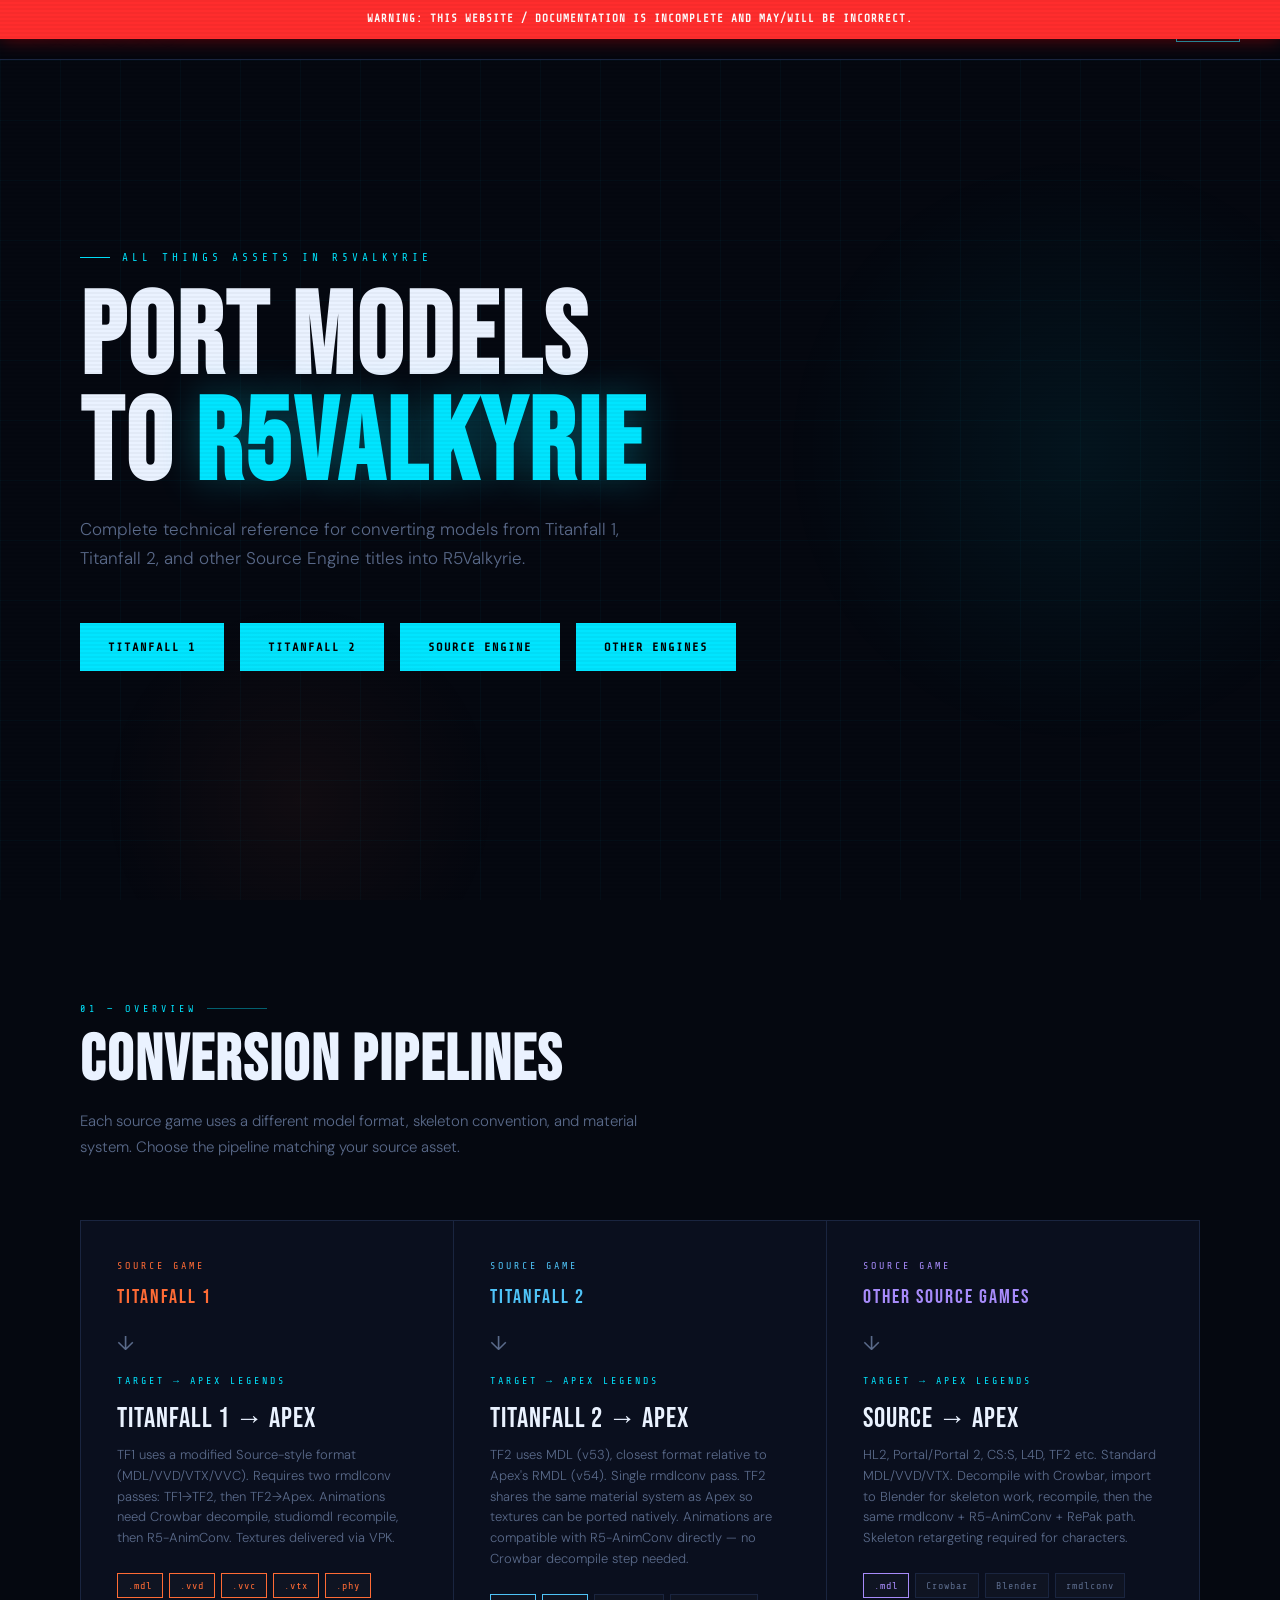
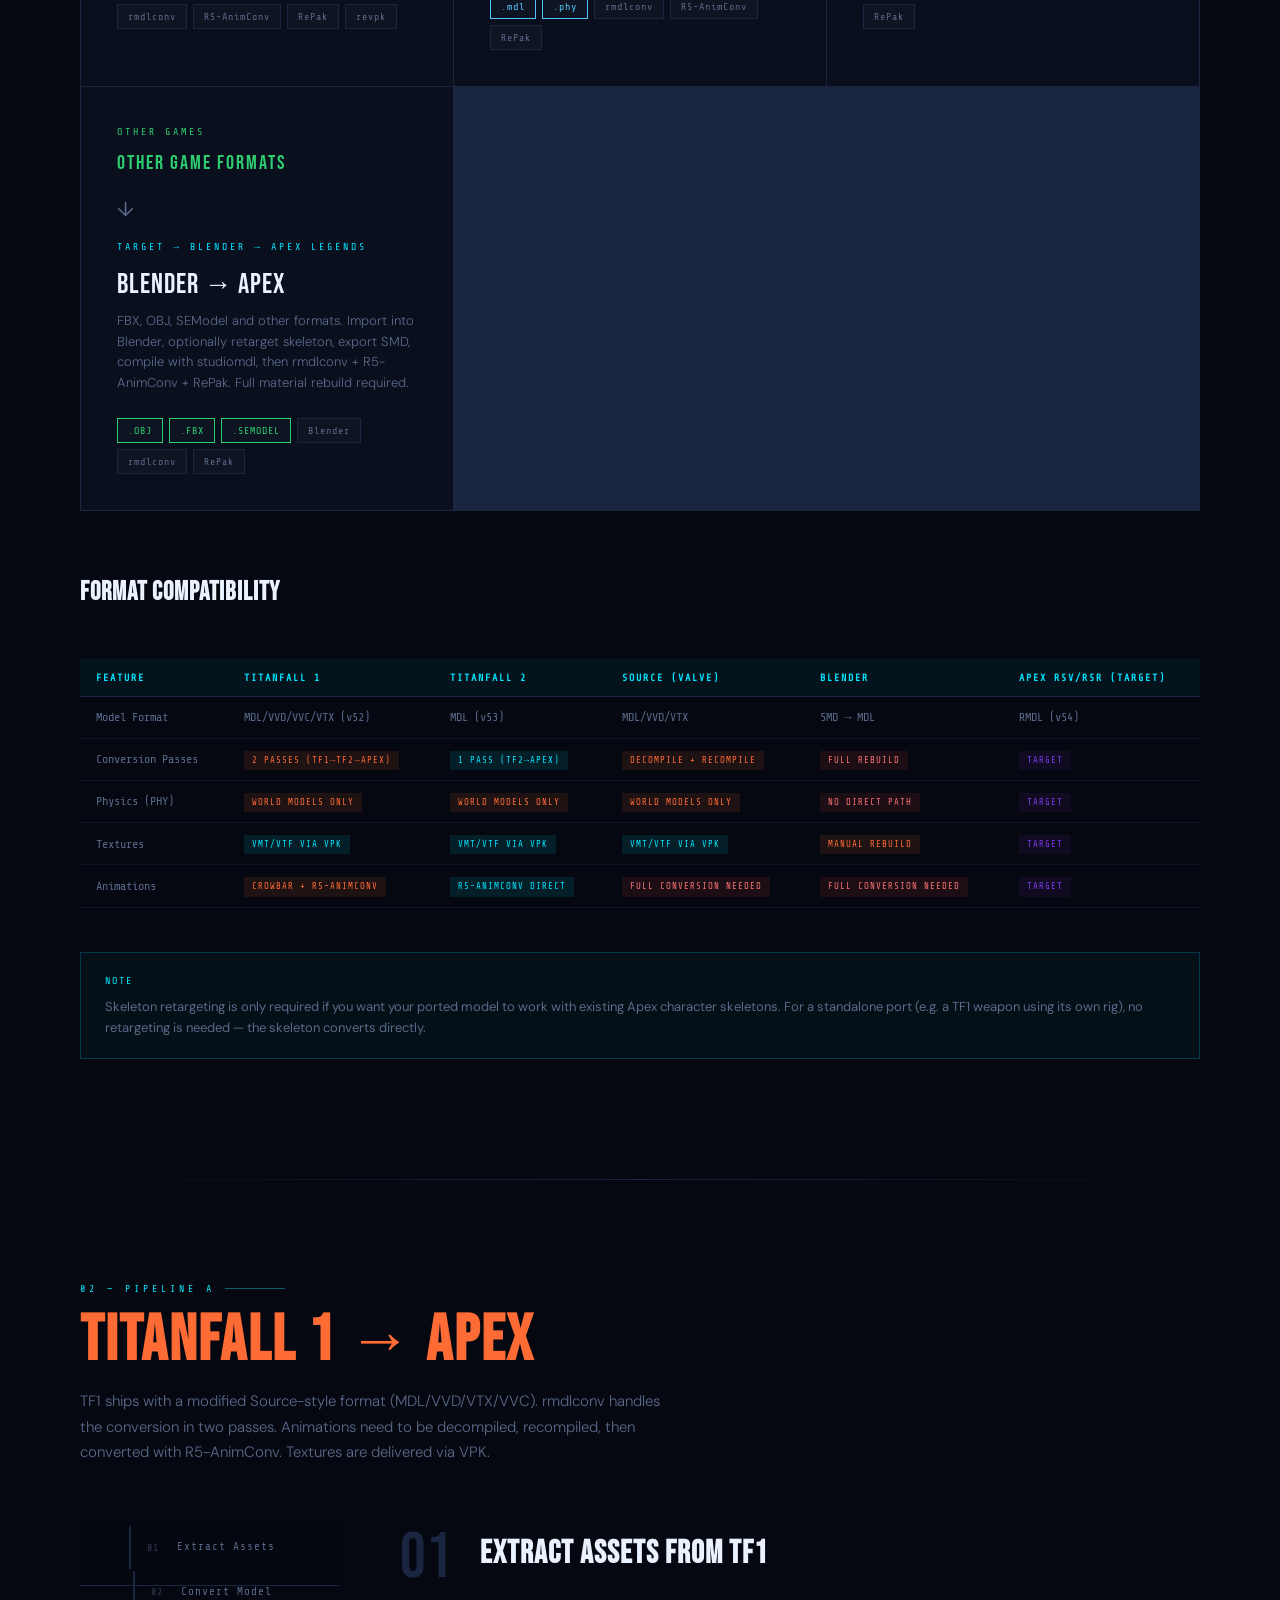
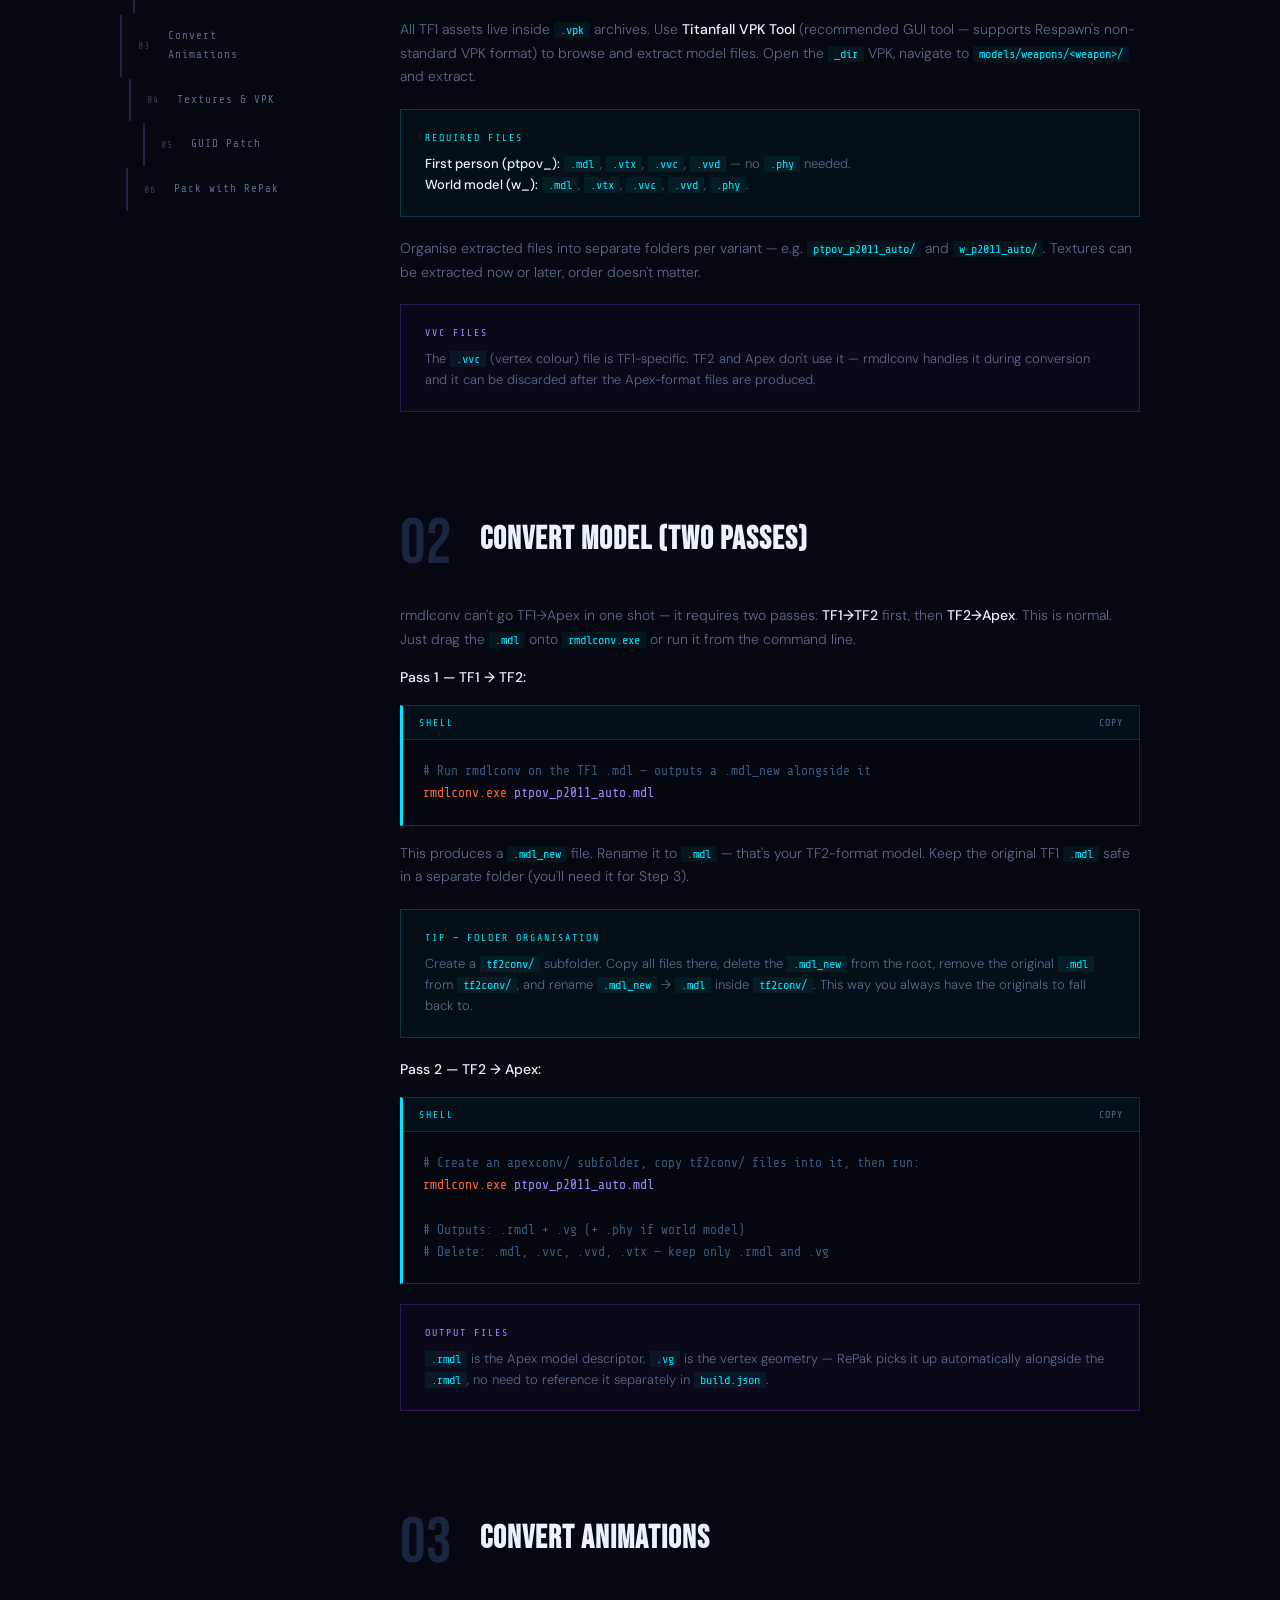
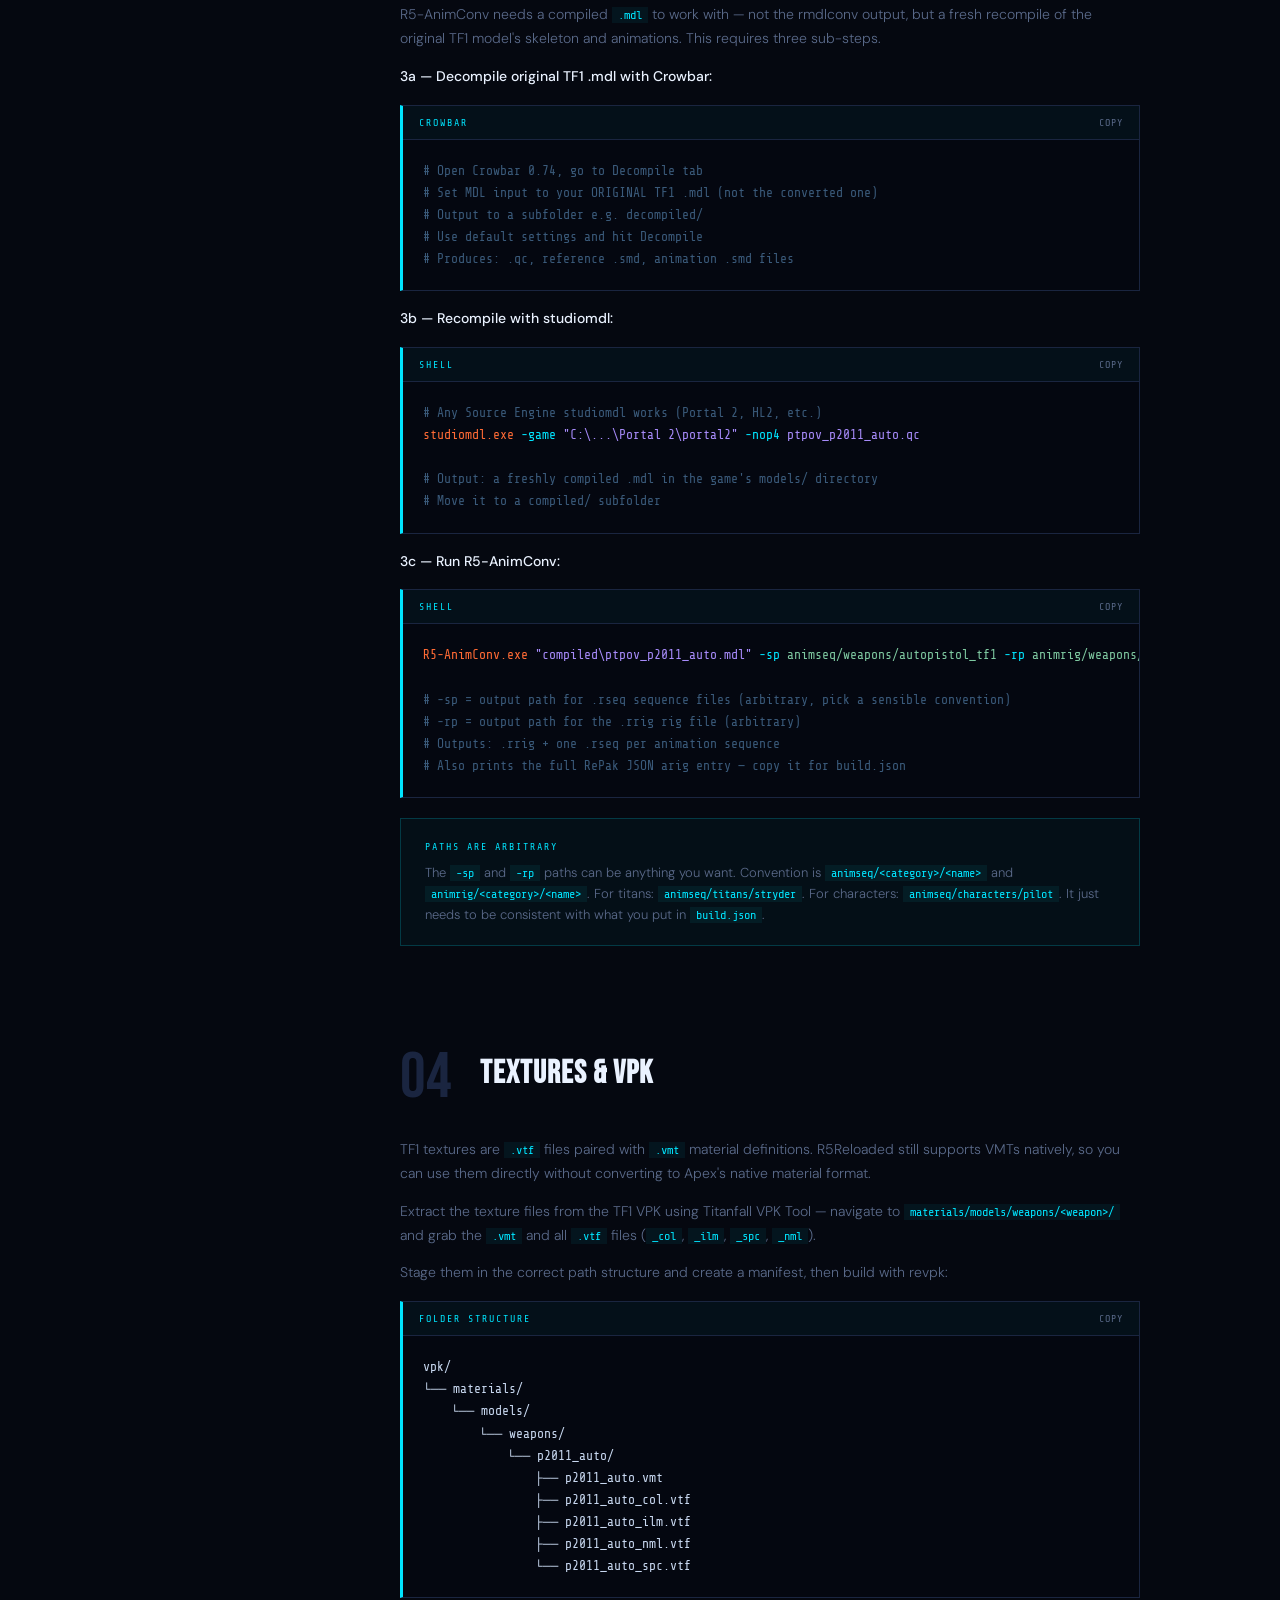
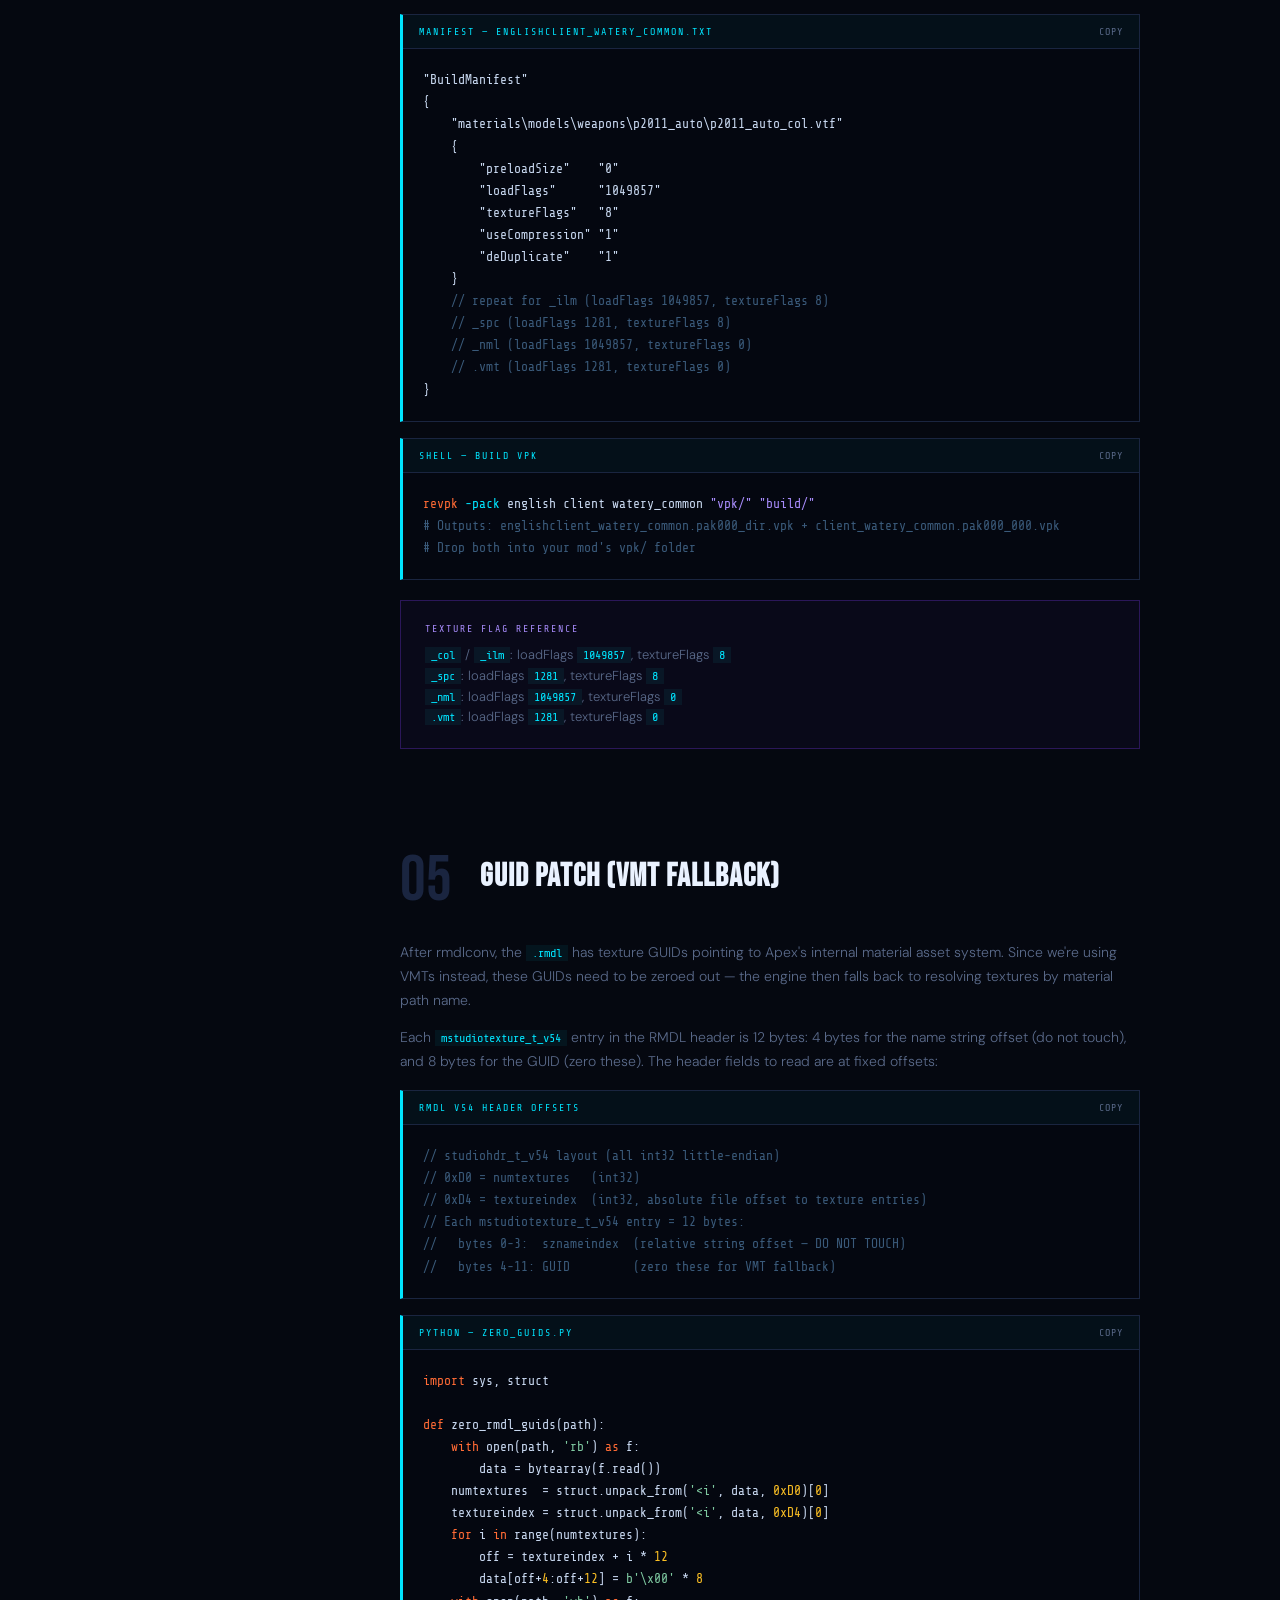
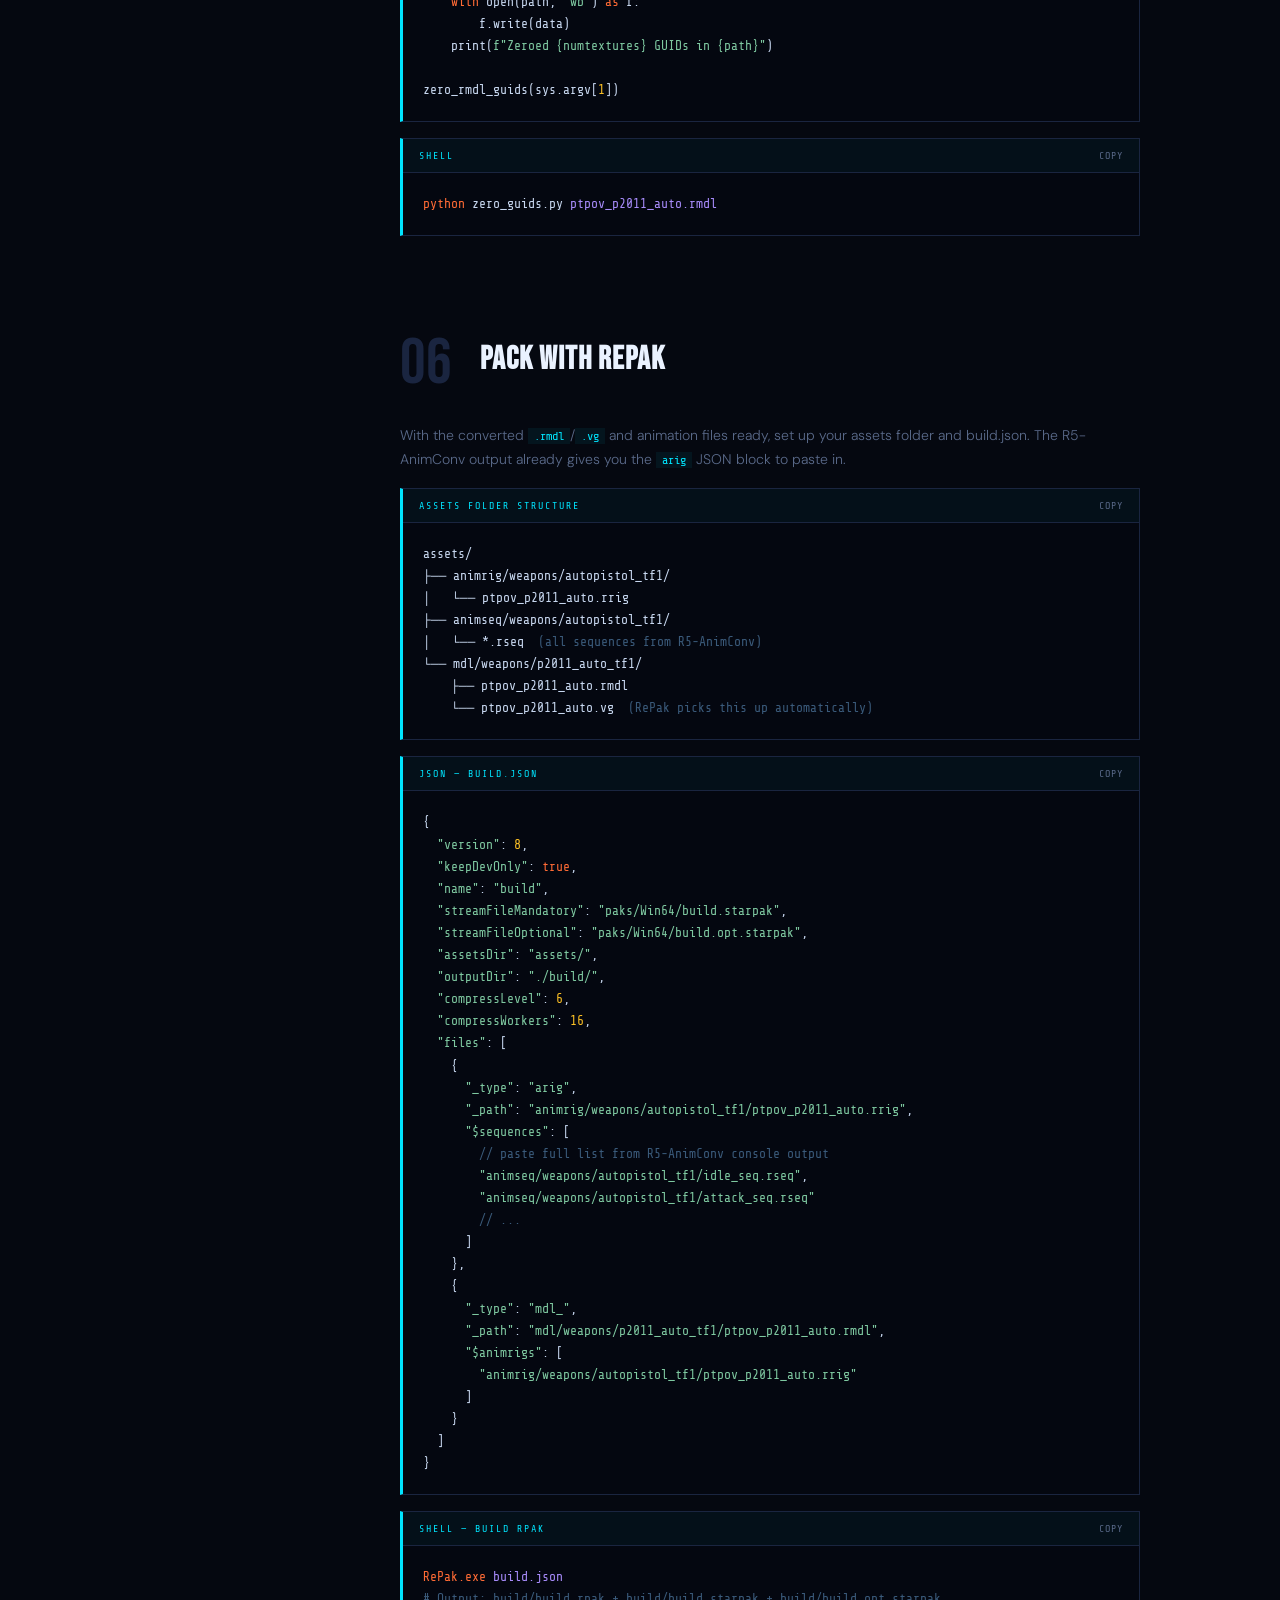
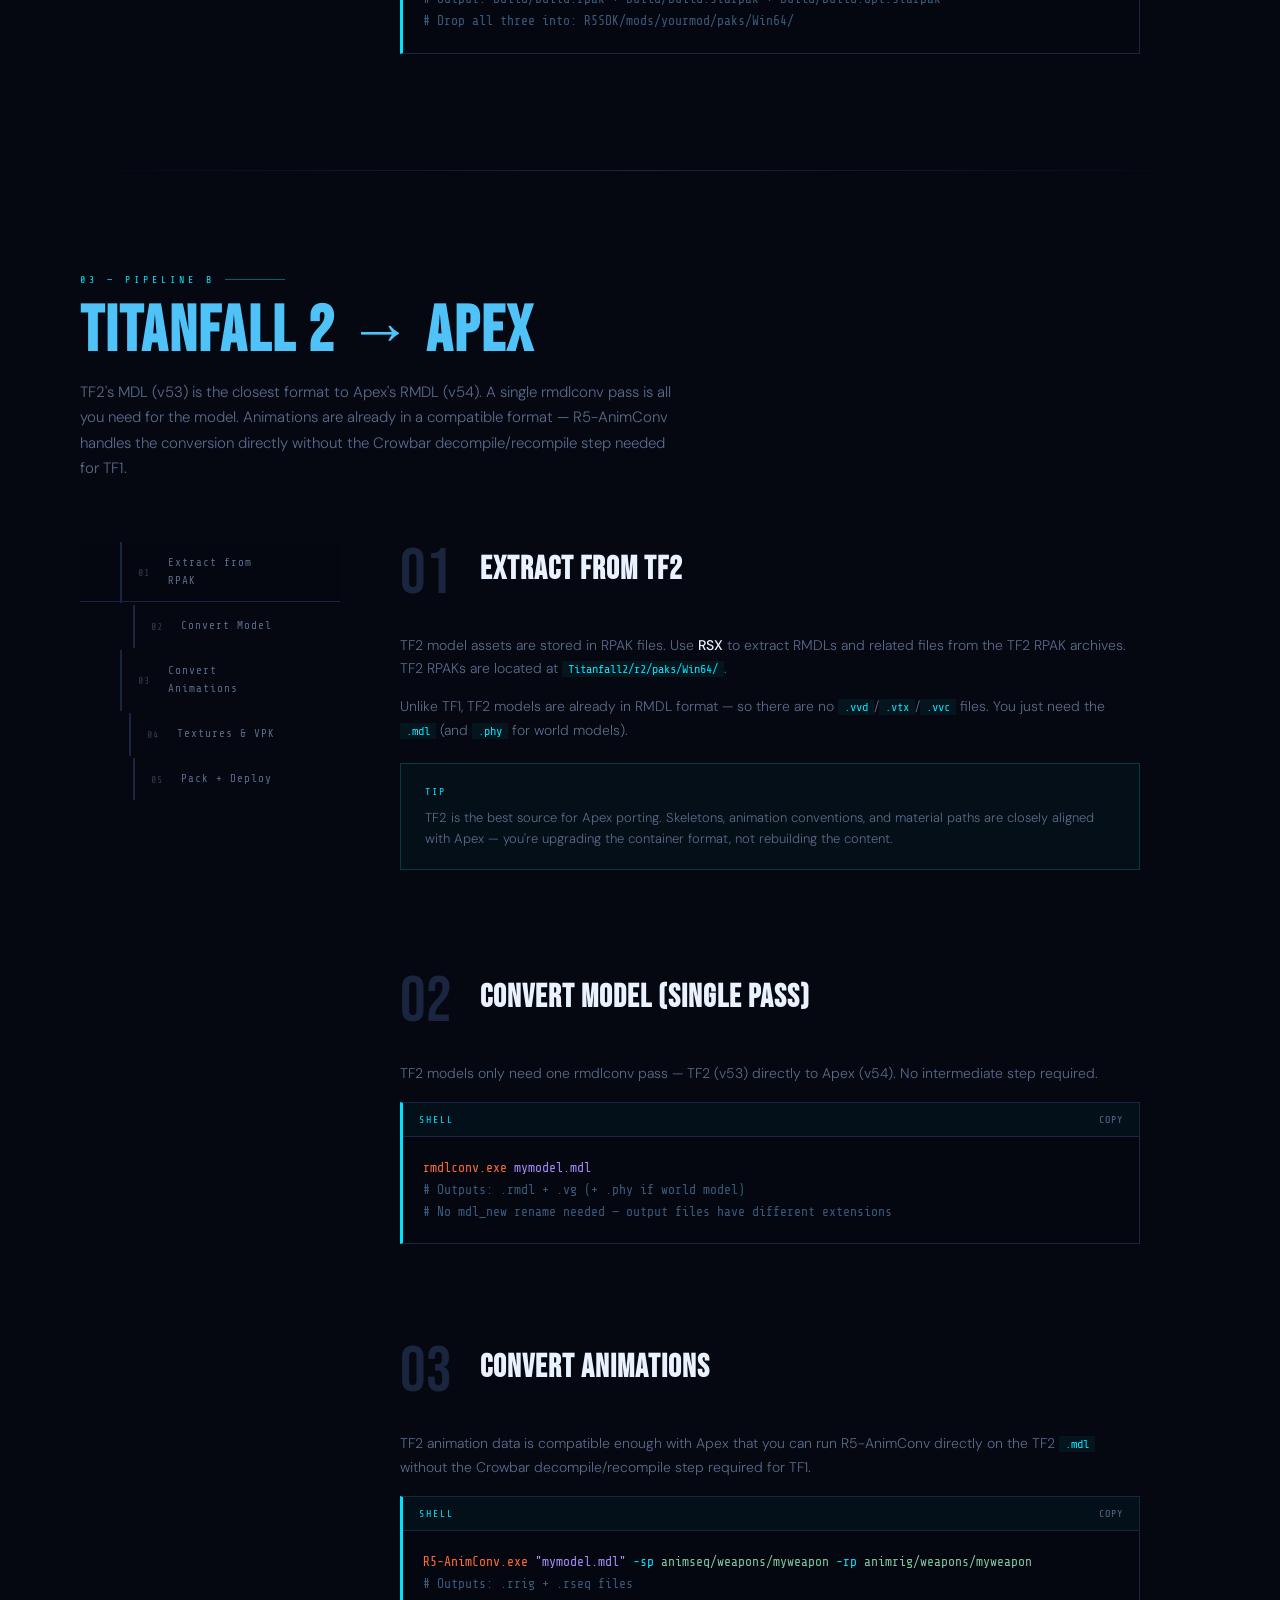
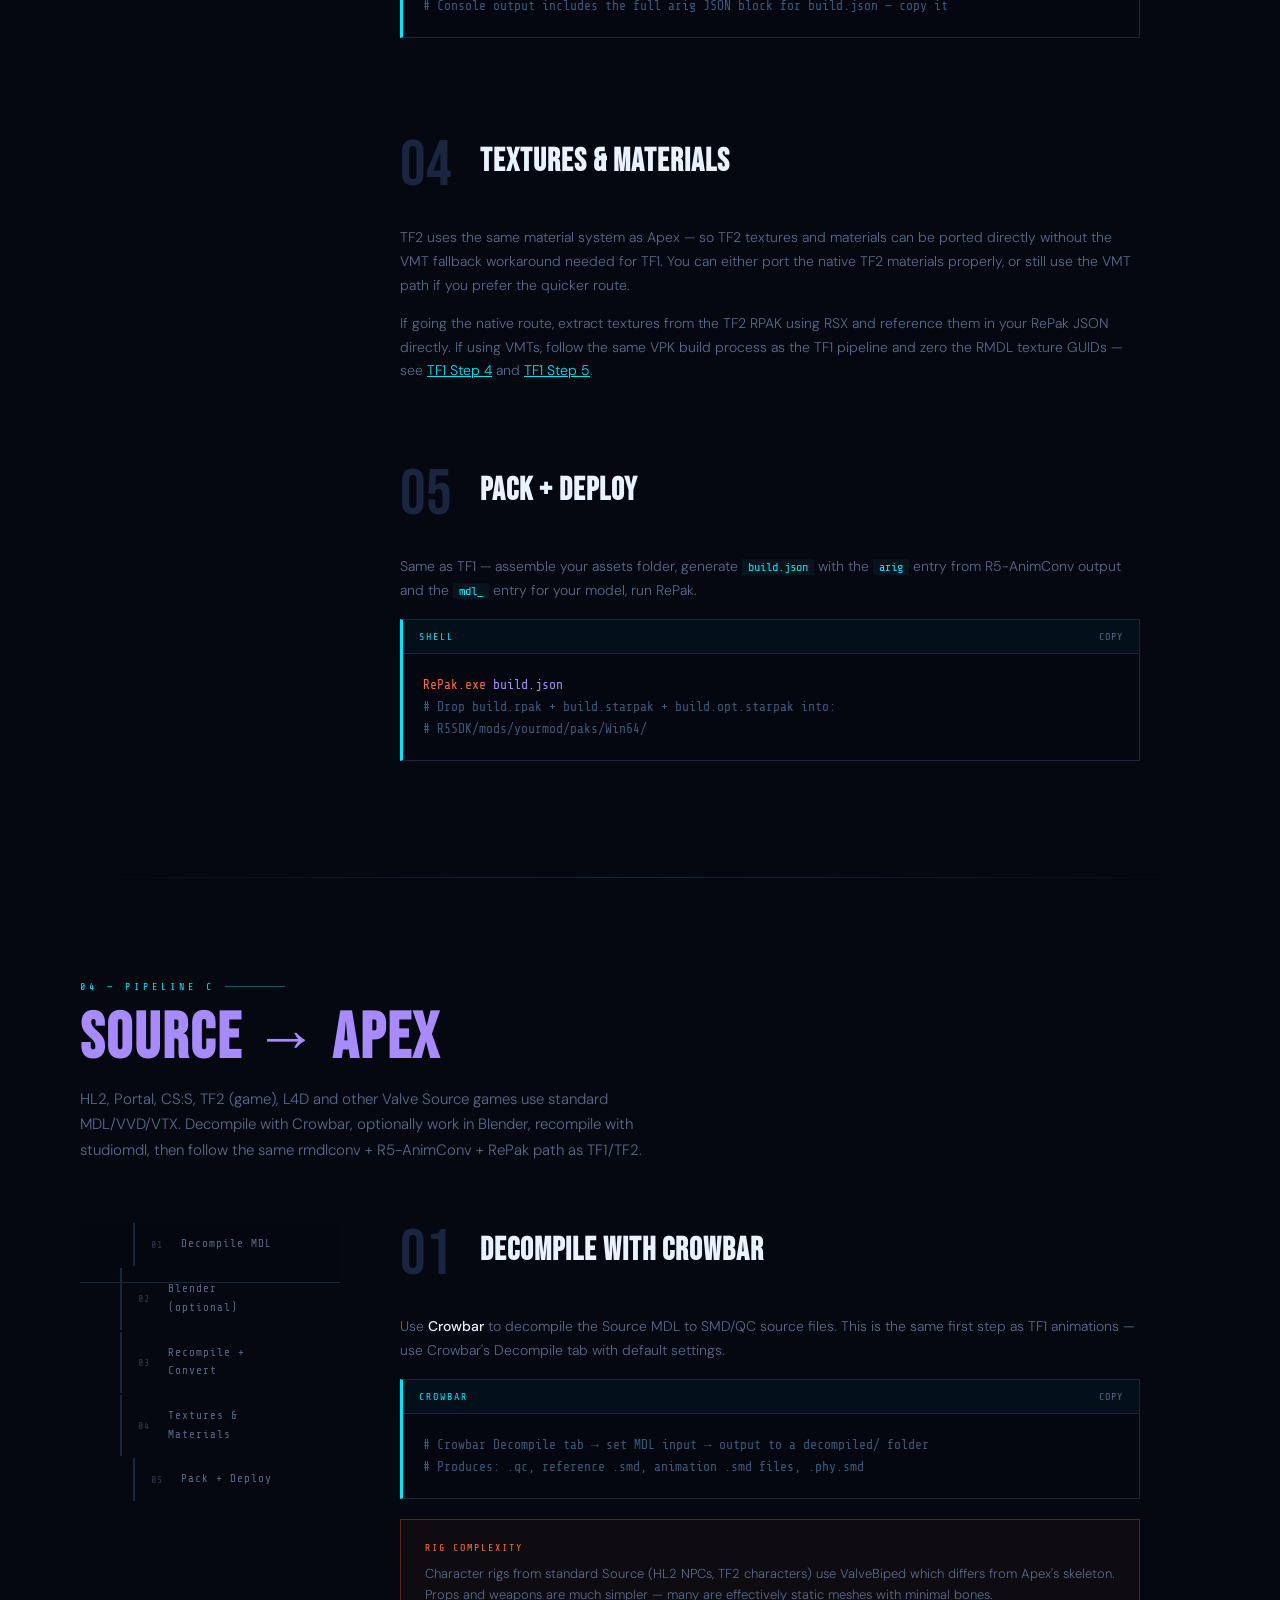
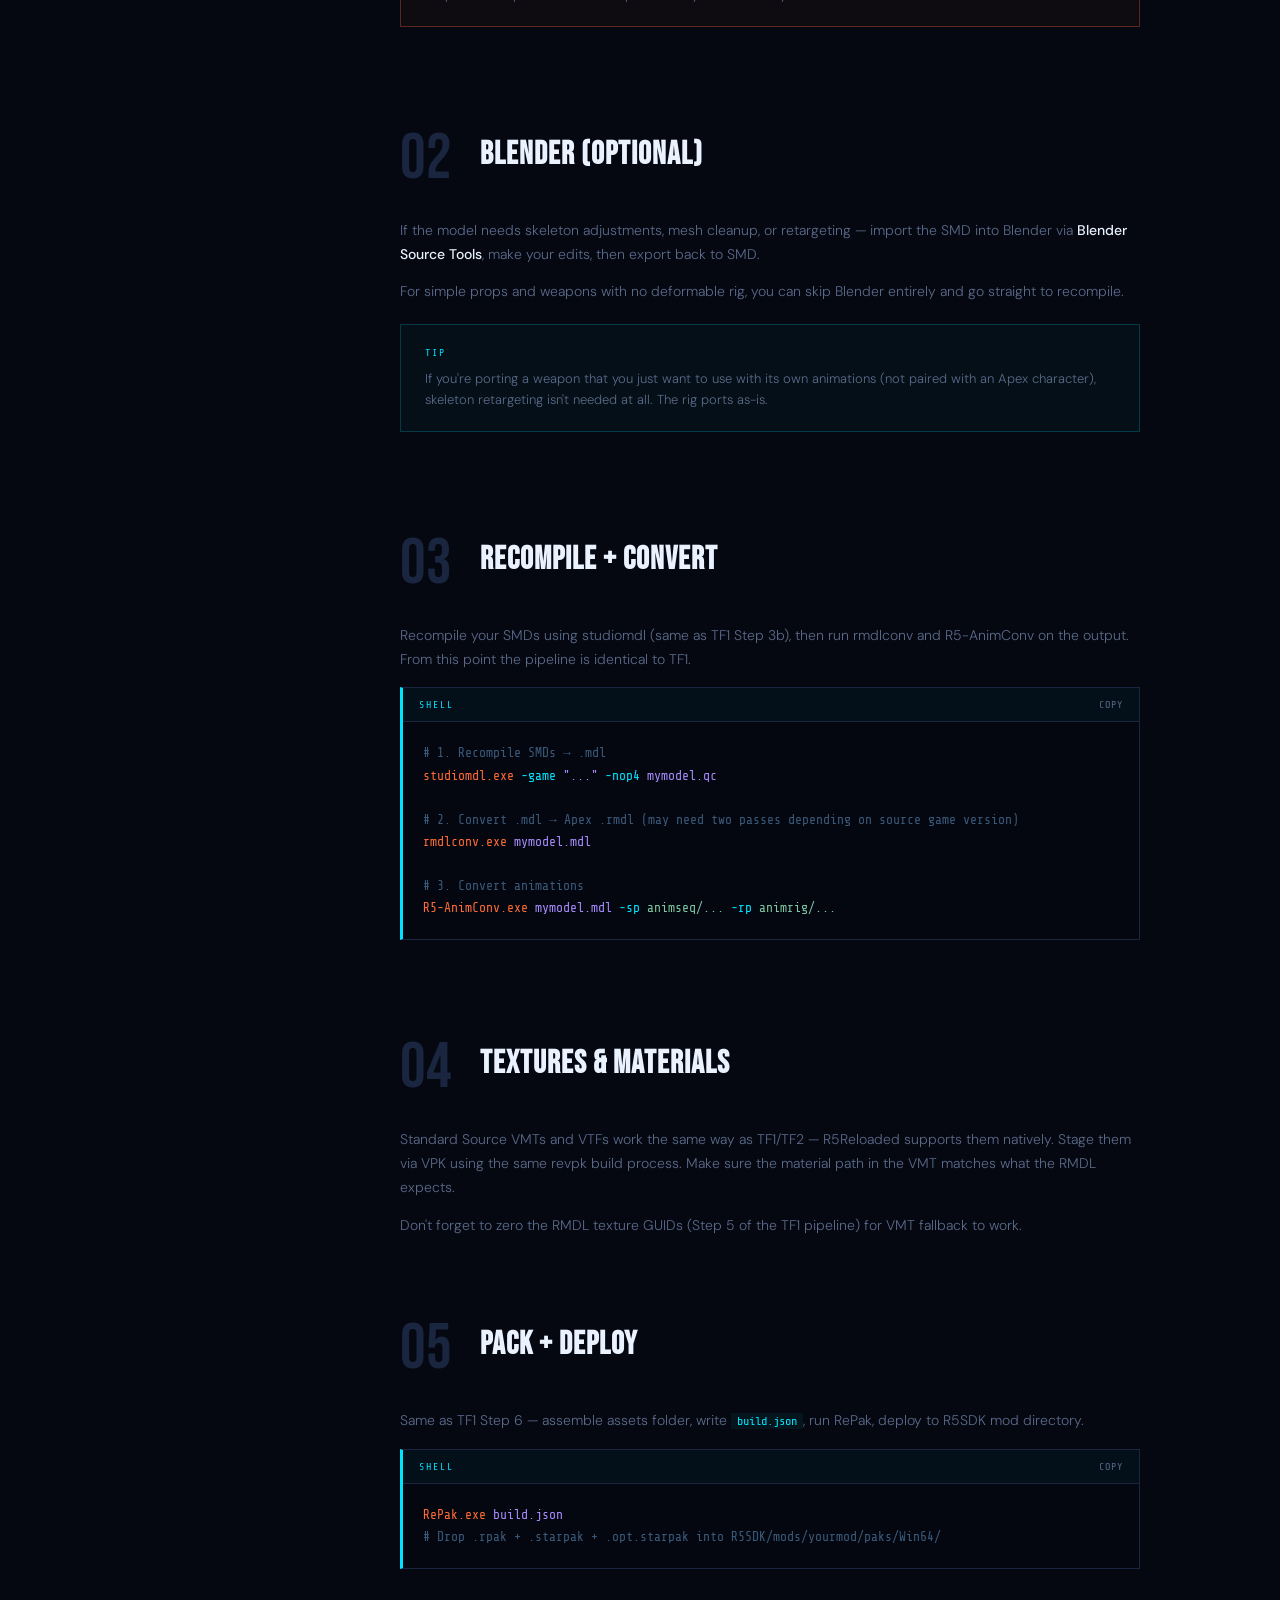
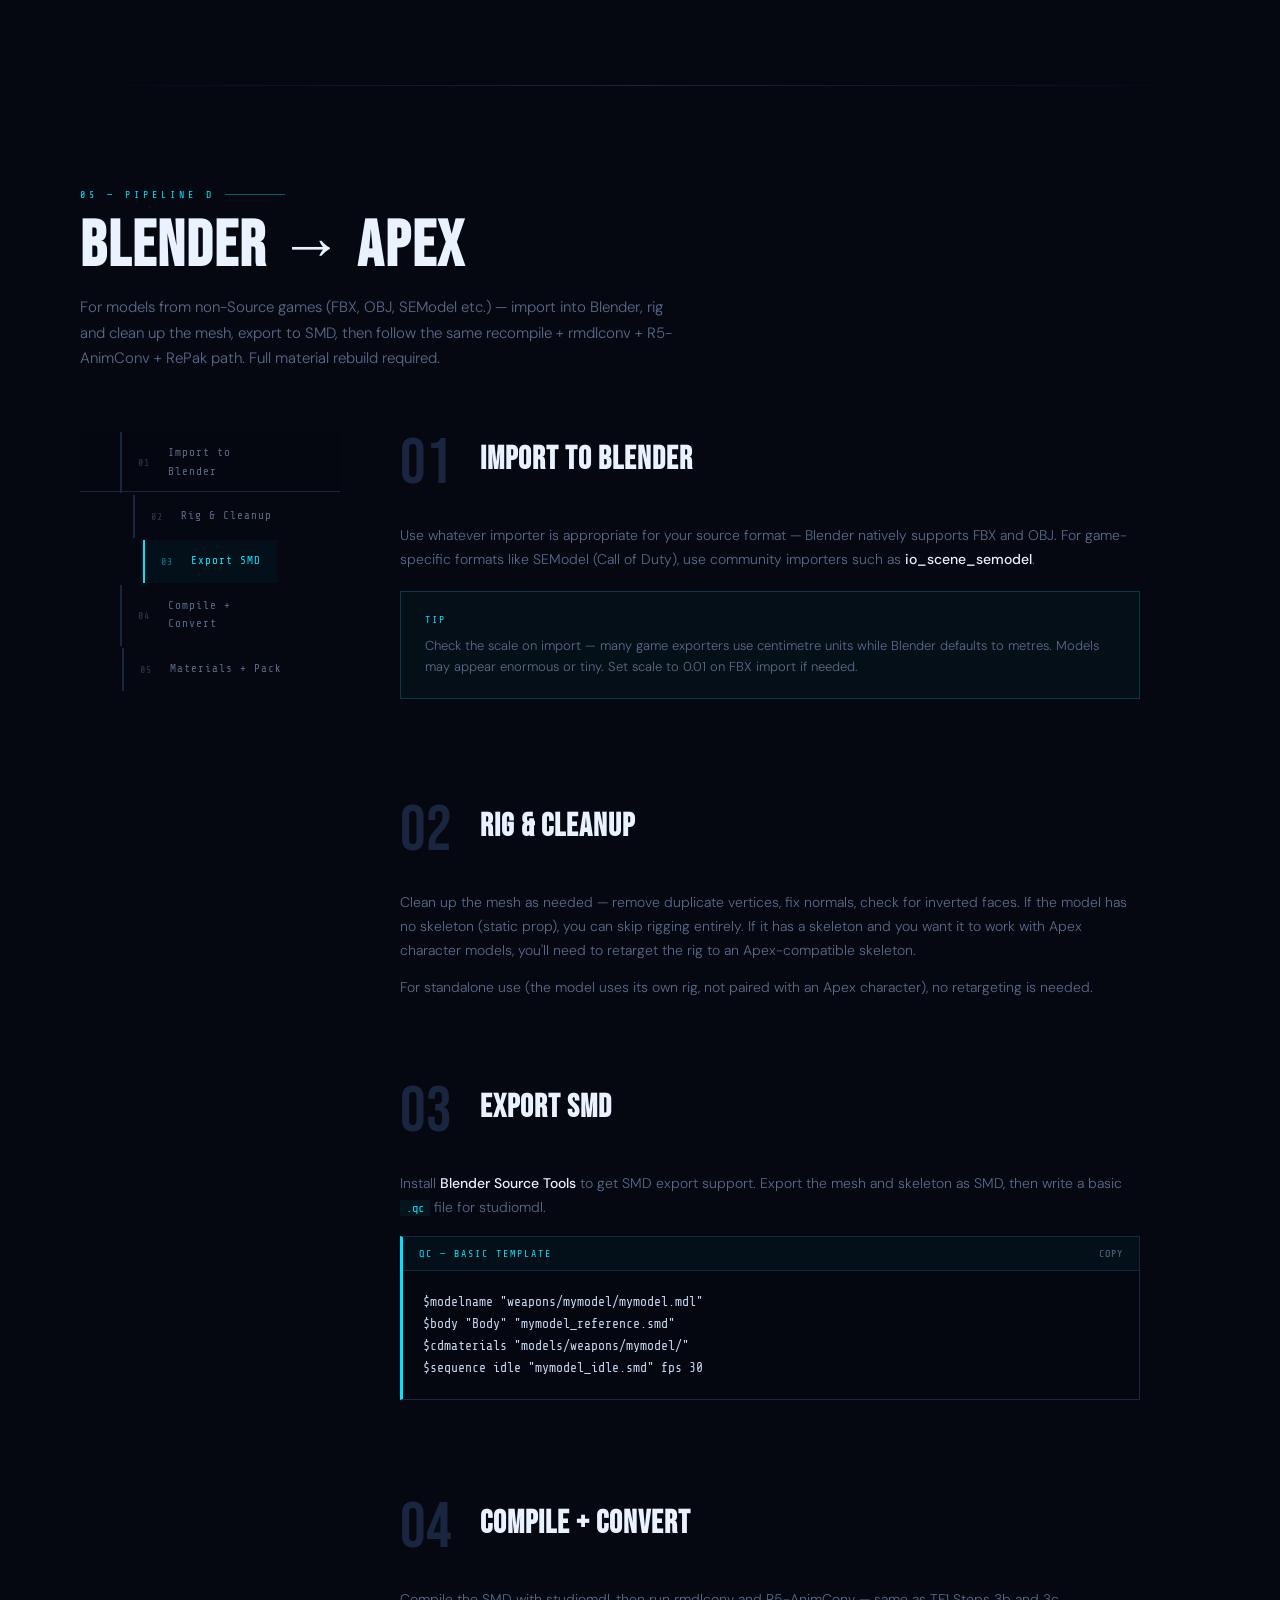
<file: docs/index.html>
<!DOCTYPE html>
<html lang="en">
<head>
<meta charset="UTF-8">
<meta name="viewport" content="width=device-width, initial-scale=1.0">
<title>Asset Guide - R5V/R5R</title>
<link rel="preconnect" href="https://fonts.googleapis.com">
<link href="https://fonts.googleapis.com/css2?family=Share+Tech+Mono&family=Bebas+Neue&family=DM+Sans:wght@300;400;500&display=swap" rel="stylesheet">
<link rel="icon" type="image/png" href="/R5Reloaded-R5Valkyrie-Porting-Asset-Documentation/images/icon.png">
<link rel="stylesheet" href="styles.css">
<style>
  :root {
    --bg: #050810;
    --surface: #0a0f1e;
    --surface2: #0e1628;
    --accent: #00e5ff;
    --accent2: #ff6b35;
    --accent3: #7c3aed;
    --text: #c8d8f0;
    --text-dim: #5a6a8a;
    --text-bright: #eaf2ff;
    --border: #1a2540;
    --glow: 0 0 20px rgba(0,229,255,0.15);
    --glow-strong: 0 0 40px rgba(0,229,255,0.3);
    --tf1: #ff6b35;
    --tf2: #4fc3f7;
    --src: #a78bfa;
    --apex: #00e5ff;
  }
  *,*::before,*::after{box-sizing:border-box;margin:0;padding:0;}
  html{scroll-behavior:smooth;}
  body{background:var(--bg);color:var(--text);font-family:'DM Sans',sans-serif;font-size:15px;line-height:1.7;overflow-x:hidden;}
  body::before{content:'';position:fixed;inset:0;background:repeating-linear-gradient(0deg,transparent,transparent 2px,rgba(0,0,0,0.03) 2px,rgba(0,0,0,0.03) 4px);pointer-events:none;z-index:9999;}
  .grid-bg{position:fixed;inset:0;background-image:linear-gradient(rgba(0,229,255,0.03) 1px,transparent 1px),linear-gradient(90deg,rgba(0,229,255,0.03) 1px,transparent 1px);background-size:60px 60px;pointer-events:none;z-index:0;}
  nav{position:fixed;top:0;left:0;right:0;z-index:100;display:flex;align-items:center;justify-content:space-between;padding:0 40px;height:60px;background:rgba(5,8,16,0.9);backdrop-filter:blur(12px);border-bottom:1px solid var(--border);}
  .nav-logo{font-family:'Bebas Neue',cursive;font-size:22px;letter-spacing:4px;color:var(--accent);text-shadow:var(--glow);}
  .nav-links{display:flex;gap:30px;list-style:none;}
  .nav-links a{font-family:'Share Tech Mono',monospace;font-size:11px;letter-spacing:2px;text-transform:uppercase;color:var(--text-dim);text-decoration:none;transition:color 0.2s;}
  .nav-links a:hover{color:var(--accent);}
  .nav-badge{font-family:'Share Tech Mono',monospace;font-size:10px;color:var(--accent);border:1px solid var(--accent);padding:3px 10px;letter-spacing:2px;opacity:0.7;text-decoration:none;transition:opacity 0.2s;}
  .nav-badge:hover{opacity:1;}
  .hero{position:relative;min-height:100vh;display:flex;flex-direction:column;justify-content:center;padding:100px 80px 80px;overflow:hidden;z-index:1;}
  .hero-orb{position:absolute;width:600px;height:600px;border-radius:50%;background:radial-gradient(circle,rgba(0,229,255,0.06) 0%,transparent 70%);top:50%;right:-100px;transform:translateY(-50%);pointer-events:none;animation:pulse 6s ease-in-out infinite;}
  .hero-orb2{position:absolute;width:400px;height:400px;border-radius:50%;background:radial-gradient(circle,rgba(255,107,53,0.05) 0%,transparent 70%);bottom:-100px;left:100px;pointer-events:none;animation:pulse 8s ease-in-out infinite reverse;}
  .hero-video{position:absolute;inset:0;width:100%;height:100%;object-fit:cover;opacity:0.18;z-index:0;pointer-events:none;-webkit-mask-image:linear-gradient(to bottom,black 50%,transparent 100%);mask-image:linear-gradient(to bottom,black 50%,transparent 100%);}
  @keyframes pulse{0%,100%{opacity:1;transform:translateY(-50%) scale(1);}50%{opacity:0.7;transform:translateY(-50%) scale(1.1);}}
  .hero-eyebrow{font-family:'Share Tech Mono',monospace;font-size:11px;letter-spacing:4px;color:var(--accent);text-transform:uppercase;margin-bottom:20px;display:flex;align-items:center;gap:12px;}
  .hero-eyebrow::before{content:'';width:30px;height:1px;background:var(--accent);}
  h1{font-family:'Bebas Neue',cursive;font-size:clamp(64px,9vw,130px);line-height:0.92;letter-spacing:3px;color:var(--text-bright);margin-bottom:16px;}
  h1 .accent{color:var(--accent);text-shadow:var(--glow-strong);}
  .hero-sub{font-size:17px;color:var(--text-dim);max-width:560px;margin-bottom:50px;font-weight:300;}
  .hero-ctas{display:flex;gap:16px;flex-wrap:wrap;}
  .btn{font-family:'Share Tech Mono',monospace;font-size:12px;letter-spacing:2px;text-transform:uppercase;text-decoration:none;padding:14px 28px;transition:all 0.2s;cursor:pointer;border:none;display:inline-flex;align-items:center;gap:8px;}
  .btn-primary{background:var(--accent);color:#000;font-weight:600;}
  .btn-primary:hover{background:#fff;box-shadow:0 0 30px rgba(0,229,255,0.5);}
  .btn-outline{background:transparent;color:var(--accent);border:1px solid var(--accent);}
  .btn-outline:hover{background:rgba(0,229,255,0.08);box-shadow:var(--glow);}
  section{position:relative;z-index:1;padding:100px 80px;}
  .section-label{font-family:'Share Tech Mono',monospace;font-size:10px;letter-spacing:4px;color:var(--accent);text-transform:uppercase;margin-bottom:12px;display:flex;align-items:center;gap:10px;}
  .section-label::after{content:'';flex:1;max-width:60px;height:1px;background:var(--accent);opacity:0.4;}
  h2{font-family:'Bebas Neue',cursive;font-size:clamp(36px,5vw,64px);letter-spacing:2px;color:var(--text-bright);margin-bottom:16px;line-height:1;}
  .section-intro{color:var(--text-dim);max-width:600px;font-size:15px;font-weight:300;margin-bottom:60px;}
  .pipeline-grid{display:grid;grid-template-columns:repeat(auto-fit,minmax(320px,1fr));gap:1px;background:var(--border);border:1px solid var(--border);margin-bottom:60px;}
  .pipeline-card{background:var(--surface);padding:36px;position:relative;overflow:hidden;transition:background 0.3s;}
  .pipeline-card::before{content:'';position:absolute;top:0;left:0;right:0;height:2px;background:var(--card-color,var(--accent));transform:scaleX(0);transform-origin:left;transition:transform 0.4s ease;}
  .pipeline-card:hover::before{transform:scaleX(1);}
  .pipeline-card:hover{background:var(--surface2);}
  .card-source{font-family:'Share Tech Mono',monospace;font-size:10px;letter-spacing:3px;text-transform:uppercase;color:var(--card-color,var(--accent));margin-bottom:6px;}
  .card-arrow{font-size:20px;color:var(--text-dim);margin:12px 0;}
  .card-dest{font-family:'Share Tech Mono',monospace;font-size:10px;letter-spacing:3px;text-transform:uppercase;color:var(--apex);margin-bottom:16px;}
  .card-title{font-family:'Bebas Neue',cursive;font-size:28px;color:var(--text-bright);letter-spacing:1px;margin-bottom:12px;line-height:1;}
  .card-desc{font-size:13px;color:var(--text-dim);line-height:1.6;margin-bottom:24px;font-weight:300;}
  .tag-list{display:flex;flex-wrap:wrap;gap:6px;}
  .tag{font-family:'Share Tech Mono',monospace;font-size:10px;letter-spacing:1px;padding:3px 10px;border:1px solid var(--border);color:var(--text-dim);background:rgba(255,255,255,0.02);}
  .tag.active{border-color:var(--card-color,var(--accent));color:var(--card-color,var(--accent));}
  .steps-container{display:grid;grid-template-columns:260px 1fr;gap:60px;align-items:start;}
  .steps-nav{position:sticky;top:80px;display:flex;flex-direction:column;gap:2px;}
  .step-nav-item{font-family:'Share Tech Mono',monospace;font-size:11px;letter-spacing:1px;padding:12px 16px;cursor:pointer;color:var(--text-dim);border-left:2px solid var(--border);transition:all 0.2s;text-decoration:none;display:flex;align-items:center;gap:10px;}
  .step-nav-item:hover,.step-nav-item.active{color:var(--accent);border-left-color:var(--accent);background:rgba(0,229,255,0.04);}
  .step-num{font-size:10px;opacity:0.5;min-width:20px;}
  .steps-content{display:flex;flex-direction:column;gap:80px;}
  .step-block{scroll-margin-top:80px;}
  .step-block-header{display:flex;align-items:flex-start;gap:20px;margin-bottom:28px;}
  .step-index{font-family:'Bebas Neue',cursive;font-size:64px;color:var(--border);line-height:1;min-width:60px;}
  .step-block h3{font-family:'Bebas Neue',cursive;font-size:32px;color:var(--text-bright);letter-spacing:1px;line-height:1;padding-top:12px;}
  .code-block{background:#040710;border:1px solid var(--border);border-left:3px solid var(--accent);margin:16px 0;overflow-x:auto;}
  .code-header{display:flex;align-items:center;justify-content:space-between;padding:8px 16px;background:rgba(0,229,255,0.04);border-bottom:1px solid var(--border);}
  .code-lang{font-family:'Share Tech Mono',monospace;font-size:10px;letter-spacing:2px;color:var(--accent);text-transform:uppercase;}
  .code-copy{font-family:'Share Tech Mono',monospace;font-size:10px;color:var(--text-dim);cursor:pointer;background:none;border:none;letter-spacing:1px;transition:color 0.2s;}
  .code-copy:hover{color:var(--accent);}
  pre{padding:20px;font-family:'Share Tech Mono',monospace;font-size:13px;line-height:1.7;color:var(--text);}
  .c-comment{color:#3a5a7a;}.c-keyword{color:var(--accent2);}.c-string{color:#7ec8a0;}.c-path{color:#a78bfa;}.c-flag{color:var(--accent);}.c-num{color:#fbbf24;}
  .info-box{border:1px solid var(--border);padding:20px 24px;margin:20px 0;position:relative;font-size:13px;color:var(--text-dim);line-height:1.6;}
  .info-box.warn{border-color:rgba(255,107,53,0.3);background:rgba(255,107,53,0.04);}
  .info-box.tip{border-color:rgba(0,229,255,0.2);background:rgba(0,229,255,0.03);}
  .info-box.note{border-color:rgba(124,58,237,0.3);background:rgba(124,58,237,0.04);}
  .info-label{font-family:'Share Tech Mono',monospace;font-size:10px;letter-spacing:2px;text-transform:uppercase;margin-bottom:8px;display:block;}
  .warn .info-label{color:var(--accent2);}.tip .info-label{color:var(--accent);}.note .info-label{color:var(--src);}
  p{margin-bottom:14px;}p:last-child{margin-bottom:0;}
  strong{color:var(--text-bright);font-weight:500;}
  .format-table{width:100%;border-collapse:collapse;font-family:'Share Tech Mono',monospace;font-size:12px;margin:24px 0;}
  .format-table th{text-align:left;padding:10px 16px;background:rgba(0,229,255,0.05);color:var(--accent);letter-spacing:2px;font-size:10px;text-transform:uppercase;border-bottom:1px solid var(--border);}
  .format-table td{padding:10px 16px;border-bottom:1px solid rgba(26,37,64,0.5);color:var(--text-dim);}
  .format-table tr:hover td{background:rgba(255,255,255,0.01);}
  .badge{display:inline-block;padding:2px 8px;font-size:9px;letter-spacing:1px;text-transform:uppercase;}
  .badge-ok{background:rgba(0,229,255,0.1);color:var(--accent);}
  .badge-warn{background:rgba(255,107,53,0.1);color:var(--accent2);}
  .badge-bad{background:rgba(239,68,68,0.1);color:#f87171;}
  .badge-target{background: rgba(117, 41, 186, 0.1);color:var(--accent3);}
  .tools-grid{display:grid;grid-template-columns:repeat(auto-fill,minmax(260px,1fr));gap:1px;background:var(--border);border:1px solid var(--border);}
  .tool-card{background:var(--surface);padding:28px;transition:background 0.2s;}
  .tool-card:hover{background:var(--surface2);}
  .tool-icon{font-size:28px;margin-bottom:12px;display:block;}
  .tool-name{font-family:'Bebas Neue',cursive;font-size:22px;letter-spacing:1px;color:var(--text-bright);margin-bottom:6px;}
  .tool-purpose{font-size:12px;color:var(--text-dim);font-weight:300;margin-bottom:16px;line-height:1.5;}
  .tool-link{font-family:'Share Tech Mono',monospace;font-size:10px;letter-spacing:1px;color:var(--accent);text-decoration:none;border-bottom:1px solid rgba(0,229,255,0.3);transition:border-color 0.2s;}
  .tool-link:hover{border-color:var(--accent);}
  .trouble-list{display:flex;flex-direction:column;gap:2px;}
  .trouble-item{background:var(--surface);border:1px solid var(--border);overflow:hidden;transition:border-color 0.2s;}
  .trouble-item:hover{border-color:rgba(0,229,255,0.15);}
  .trouble-q{padding:20px 24px;font-family:'Share Tech Mono',monospace;font-size:13px;color:var(--text);cursor:pointer;display:flex;justify-content:space-between;align-items:center;user-select:none;}
  .trouble-q::after{content:'+';font-size:18px;color:var(--accent);font-weight:300;transition:transform 0.2s;flex-shrink:0;margin-left:16px;}
  .trouble-item.open .trouble-q::after{transform:rotate(45deg);}
  .trouble-a{max-height:0;overflow:hidden;transition:max-height 0.3s ease,padding 0.2s;padding:0 24px;font-size:13px;color:var(--text-dim);line-height:1.7;}
  .trouble-item.open .trouble-a{max-height:600px;padding:0 24px 20px;}
  footer{position:relative;z-index:1;padding:60px 80px;border-top:1px solid var(--border);display:grid;grid-template-columns:1fr auto;gap:40px;align-items:start;}
  .footer-brand{font-family:'Bebas Neue',cursive;font-size:28px;letter-spacing:4px;color:var(--accent);margin-bottom:10px;}
  .footer-note{font-size:12px;color:var(--text-dim);max-width:420px;font-weight:300;line-height:1.6;}
  .footer-links{display:flex;flex-direction:column;gap:10px;text-align:right;}
  .footer-links a{font-family:'Share Tech Mono',monospace;font-size:11px;letter-spacing:1px;color:var(--text-dim);text-decoration:none;transition:color 0.2s;}
  .footer-links a:hover{color:var(--accent);}
  .divider{height:1px;background:linear-gradient(90deg,transparent,var(--border),transparent);margin:0 80px;}
  code{font-family:'Share Tech Mono',monospace;font-size:12px;background:rgba(0,229,255,0.06);color:var(--accent);padding:1px 6px;}
  .prose{font-size:14px;color:var(--text-dim);font-weight:300;max-width:740px;}
  .prose h4{font-family:'Bebas Neue',cursive;font-size:22px;color:var(--text-bright);letter-spacing:1px;margin:28px 0 10px;}
  .fade-in{opacity:0;transform:translateY(20px);transition:opacity 0.5s ease,transform 0.5s ease;}
  .fade-in.visible{opacity:1;transform:none;}
  @media(max-width:900px){
    section{padding:70px 24px;}
    .hero{padding:90px 24px 60px;}
    footer{padding:40px 24px;grid-template-columns:1fr;}
    nav{padding:0 20px;}
    .nav-links{display:none;}
    .steps-container{grid-template-columns:1fr;}
    .steps-nav{display:none;}
    .divider{margin:0 24px;}
  }
</style>
</head>
<body>
    <div class="warning-banner">
  <b>WARNING: THIS WEBSITE / DOCUMENTATION IS INCOMPLETE AND MAY/WILL BE INCORRECT.</b>
</div>
<div class="grid-bg"></div>

<nav>
  <div class="nav-logo">APEX PORTING</div>
  <ul class="nav-links">
    <li><a href="#pipelines">Pipelines</a></li>
    <li><a href="#tf1">TF1 → Apex</a></li>
    <li><a href="#tf2">TF2 → Apex</a></li>
    <li><a href="#source">Source → Apex</a></li>
    <li><a href="#blender">Blender → Apex</a></li>
    <li><a href="#tools">Tools</a></li>
    <li><a href="#troubleshoot">Troubleshoot</a></li>
  </ul>
  <a href="https://github.com/WateryContinent" target="_blank" class="nav-badge">GITHUB</a>
</nav>

<!-- HERO -->
<header class="hero">
  <video class="hero-video" autoplay muted loop playsinline>
    <source src="https://raw.githubusercontent.com/WateryContinent/R5Reloaded-R5Valkyrie-Porting-Asset-Documentation/main/images/hero_bg.mp4" type="video/mp4">
  </video>
  <div class="hero-orb"></div>
  <div class="hero-orb2"></div>
  <div class="hero-eyebrow">All things assets in R5Valkyrie</div>
  <h1>PORT MODELS<br>TO <span class="accent">R5Valkyrie</span></h1>
  <p class="hero-sub">Complete technical reference for converting models from Titanfall 1, Titanfall 2, and other Source Engine titles into R5Valkyrie.</p>
  <div class="hero-ctas">
    <a href="#tf1" class="btn btn-primary">Titanfall 1</a>
    <a href="#tf2" class="btn btn-primary">Titanfall 2</a>
    <a href="#source" class="btn btn-primary">Source Engine</a>
    <a href="#blender" class="btn btn-primary">Other Engines</a>
  </div>
</header>

<!-- PIPELINES OVERVIEW -->
<section id="pipelines">
  <div class="section-label">01 — Overview</div>
  <h2>CONVERSION PIPELINES</h2>
  <p class="section-intro">Each source game uses a different model format, skeleton convention, and material system. Choose the pipeline matching your source asset.</p>

  <div class="pipeline-grid fade-in">
    <div class="pipeline-card" style="--card-color:var(--tf1)">
      <div class="card-source">Source Game</div>
      <div style="font-family:'Bebas Neue';font-size:20px;color:var(--tf1);letter-spacing:2px">Titanfall 1</div>
      <div class="card-arrow">↓</div>
      <div class="card-dest">Target → Apex Legends</div>
      <div class="card-title">Titanfall 1 → APEX</div>
      <div class="card-desc">TF1 uses a modified Source-style format (MDL/VVD/VTX/VVC). Requires two rmdlconv passes: TF1→TF2, then TF2→Apex. Animations need Crowbar decompile, studiomdl recompile, then R5-AnimConv. Textures delivered via VPK.</div>
      <div class="tag-list">
        <span class="tag active">.mdl</span><span class="tag active">.vvd</span><span class="tag active">.vvc</span><span class="tag active">.vtx</span><span class="tag active">.phy</span><span class="tag">rmdlconv</span><span class="tag">R5-AnimConv</span><span class="tag">RePak</span><span class="tag">revpk</span>
      </div>
    </div>
    <div class="pipeline-card" style="--card-color:var(--tf2)">
      <div class="card-source">Source Game</div>
      <div style="font-family:'Bebas Neue';font-size:20px;color:var(--tf2);letter-spacing:2px">Titanfall 2</div>
      <div class="card-arrow">↓</div>
      <div class="card-dest">Target → Apex Legends</div>
      <div class="card-title">Titanfall 2 → APEX</div>
      <div class="card-desc">TF2 uses MDL (v53), closest format relative to Apex's RMDL (v54). Single rmdlconv pass. TF2 shares the same material system as Apex so textures can be ported natively. Animations are compatible with R5-AnimConv directly — no Crowbar decompile step needed.</div>
      <div class="tag-list">
        <span class="tag active">.mdl</span><span class="tag active">.phy</span><span class="tag">rmdlconv</span><span class="tag">R5-AnimConv</span><span class="tag">RePak</span>
      </div>
    </div>
    <div class="pipeline-card" style="--card-color:var(--src)">
      <div class="card-source">Source Game</div>
      <div style="font-family:'Bebas Neue';font-size:20px;color:var(--src);letter-spacing:2px">Other Source Games</div>
      <div class="card-arrow">↓</div>
      <div class="card-dest">Target → Apex Legends</div>
      <div class="card-title">SOURCE → APEX</div>
      <div class="card-desc">HL2, Portal/Portal 2, CS:S, L4D, TF2 etc. Standard MDL/VVD/VTX. Decompile with Crowbar, import to Blender for skeleton work, recompile, then the same rmdlconv + R5-AnimConv + RePak path. Skeleton retargeting required for characters.</div>
      <div class="tag-list">
        <span class="tag active">.mdl</span><span class="tag">Crowbar</span><span class="tag">Blender</span><span class="tag">rmdlconv</span><span class="tag">RePak</span>
      </div>
    </div>
    <div class="pipeline-card" style="--card-color:#2ecc71">
      <div class="card-source">Other Games</div>
      <div style="font-family:'Bebas Neue';font-size:20px;color:var(--card-color);letter-spacing:2px">Other Game Formats</div>
      <div class="card-arrow">↓</div>
      <div class="card-dest">Target → Blender → Apex Legends</div>
      <div class="card-title">BLENDER → APEX</div>
      <div class="card-desc">FBX, OBJ, SEModel and other formats. Import into Blender, optionally retarget skeleton, export SMD, compile with studiomdl, then rmdlconv + R5-AnimConv + RePak. Full material rebuild required.</div>
      <div class="tag-list">
        <span class="tag active">.OBJ</span><span class="tag active">.FBX</span><span class="tag active">.SEMODEL</span><span class="tag">Blender</span><span class="tag">rmdlconv</span><span class="tag">RePak</span>
      </div>
    </div>
  </div>

  <h3 style="font-family:'Bebas Neue';font-size:26px;color:var(--text-bright);letter-spacing:1px;margin-bottom:20px;">FORMAT COMPATIBILITY</h3>
  <div style="overflow-x:auto;">
  <table class="format-table fade-in">
    <thead>
      <tr><th>Feature</th><th>Titanfall 1</th><th>Titanfall 2</th><th>Source (Valve)</th><th>Blender</th><th>Apex R5V/R5R (Target)</th></tr>
    </thead>
    <tbody>
      <tr><td>Model Format</td><td>MDL/VVD/VVC/VTX (v52)</td><td>MDL (v53)</td><td>MDL/VVD/VTX</td><td>SMD → MDL</td><td>RMDL (v54)</td></tr>
      <tr><td>Conversion Passes</td><td><span class="badge badge-warn">2 passes (TF1→TF2→Apex)</span></td><td><span class="badge badge-ok">1 pass (TF2→Apex)</span></td><td><span class="badge badge-warn">Decompile + recompile</span></td><td><span class="badge badge-bad">Full rebuild</span></td><td><span class="badge badge-target">TARGET</span></td></tr>
      <tr><td>Physics (PHY)</td><td><span class="badge badge-warn">World models only</span></td><td><span class="badge badge-warn">World models only</span></td><td><span class="badge badge-warn">World models only</span></td><td><span class="badge badge-bad">No direct path</span></td><td><span class="badge badge-target">TARGET</span></td></tr>
      <tr><td>Textures</td><td><span class="badge badge-ok">VMT/VTF via VPK</span></td><td><span class="badge badge-ok">VMT/VTF via VPK</span></td><td><span class="badge badge-ok">VMT/VTF via VPK</span></td><td><span class="badge badge-warn">Manual rebuild</span></td><td><span class="badge badge-target">TARGET</span></td></tr>
      <tr><td>Animations</td><td><span class="badge badge-warn">Crowbar + R5-AnimConv</span></td><td><span class="badge badge-ok">R5-AnimConv direct</span></td><td><span class="badge badge-bad">Full conversion needed</span></td><td><span class="badge badge-bad">Full conversion needed</span></td><td><span class="badge badge-target">TARGET</span></td></tr>
    </tbody>
  </table>
  </div>
  <div class="info-box tip"><span class="info-label">Note</span>Skeleton retargeting is only required if you want your ported model to work with existing Apex character skeletons. For a standalone port (e.g. a TF1 weapon using its own rig), no retargeting is needed — the skeleton converts directly.</div>
</section>

<div class="divider"></div>

<!-- TF1 → APEX -->
<section id="tf1">
  <div class="section-label">02 — Pipeline A</div>
  <h2 style="color:var(--tf1)">Titanfall 1 → APEX</h2>
  <p class="section-intro">TF1 ships with a modified Source-style format (MDL/VVD/VTX/VVC). rmdlconv handles the conversion in two passes. Animations need to be decompiled, recompiled, then converted with R5-AnimConv. Textures are delivered via VPK.</p>
  <div class="steps-container">
    <nav class="steps-nav">
      <a href="#tf1-s1" class="step-nav-item active"><span class="step-num">01</span>Extract Assets</a>
      <a href="#tf1-s2" class="step-nav-item"><span class="step-num">02</span>Convert Model</a>
      <a href="#tf1-s3" class="step-nav-item"><span class="step-num">03</span>Convert Animations</a>
      <a href="#tf1-s4" class="step-nav-item"><span class="step-num">04</span>Textures &amp; VPK</a>
      <a href="#tf1-s5" class="step-nav-item"><span class="step-num">05</span>GUID Patch</a>
      <a href="#tf1-s6" class="step-nav-item"><span class="step-num">06</span>Pack with RePak</a>
    </nav>
    <div class="steps-content">

      <div class="step-block fade-in" id="tf1-s1">
        <div class="step-block-header"><div class="step-index">01</div><h3>EXTRACT ASSETS FROM TF1</h3></div>
        <div class="prose">
          <p>All TF1 assets live inside <code>.vpk</code> archives. Use <strong>Titanfall VPK Tool</strong> (recommended GUI tool — supports Respawn's non-standard VPK format) to browse and extract model files. Open the <code>_dir</code> VPK, navigate to <code>models/weapons/&lt;weapon&gt;/</code> and extract.</p>
          <div class="info-box tip"><span class="info-label">Required Files</span>
            <strong>First person (ptpov_):</strong> <code>.mdl</code>, <code>.vtx</code>, <code>.vvc</code>, <code>.vvd</code> — no <code>.phy</code> needed.<br>
            <strong>World model (w_):</strong> <code>.mdl</code>, <code>.vtx</code>, <code>.vvc</code>, <code>.vvd</code>, <code>.phy</code>.
          </div>
          <p>Organise extracted files into separate folders per variant — e.g. <code>ptpov_p2011_auto/</code> and <code>w_p2011_auto/</code>. Textures can be extracted now or later, order doesn't matter.</p>
          <div class="info-box note"><span class="info-label">VVC files</span>The <code>.vvc</code> (vertex colour) file is TF1-specific. TF2 and Apex don't use it — rmdlconv handles it during conversion and it can be discarded after the Apex-format files are produced.</div>
        </div>
      </div>

      <div class="step-block fade-in" id="tf1-s2">
        <div class="step-block-header"><div class="step-index">02</div><h3>CONVERT MODEL (TWO PASSES)</h3></div>
        <div class="prose">
          <p>rmdlconv can't go TF1→Apex in one shot — it requires two passes: <strong>TF1→TF2</strong> first, then <strong>TF2→Apex</strong>. This is normal. Just drag the <code>.mdl</code> onto <code>rmdlconv.exe</code> or run it from the command line.</p>

          <p><strong>Pass 1 — TF1 → TF2:</strong></p>
          <div class="code-block">
            <div class="code-header"><span class="code-lang">Shell</span><button class="code-copy" onclick="copyCode(this)">COPY</button></div>
            <pre><span class="c-comment"># Run rmdlconv on the TF1 .mdl — outputs a .mdl_new alongside it</span>
<span class="c-keyword">rmdlconv.exe</span> <span class="c-path">ptpov_p2011_auto.mdl</span></pre>
          </div>
          <p>This produces a <code>.mdl_new</code> file. Rename it to <code>.mdl</code> — that's your TF2-format model. Keep the original TF1 <code>.mdl</code> safe in a separate folder (you'll need it for Step 3).</p>

          <div class="info-box tip"><span class="info-label">Tip — folder organisation</span>Create a <code>tf2conv/</code> subfolder. Copy all files there, delete the <code>.mdl_new</code> from the root, remove the original <code>.mdl</code> from <code>tf2conv/</code>, and rename <code>.mdl_new</code> → <code>.mdl</code> inside <code>tf2conv/</code>. This way you always have the originals to fall back to.</div>

          <p><strong>Pass 2 — TF2 → Apex:</strong></p>
          <div class="code-block">
            <div class="code-header"><span class="code-lang">Shell</span><button class="code-copy" onclick="copyCode(this)">COPY</button></div>
            <pre><span class="c-comment"># Create an apexconv/ subfolder, copy tf2conv/ files into it, then run:</span>
<span class="c-keyword">rmdlconv.exe</span> <span class="c-path">ptpov_p2011_auto.mdl</span>

<span class="c-comment"># Outputs: .rmdl + .vg (+ .phy if world model)</span>
<span class="c-comment"># Delete: .mdl, .vvc, .vvd, .vtx — keep only .rmdl and .vg</span></pre>
          </div>
          <div class="info-box note"><span class="info-label">Output files</span><code>.rmdl</code> is the Apex model descriptor. <code>.vg</code> is the vertex geometry — RePak picks it up automatically alongside the <code>.rmdl</code>, no need to reference it separately in <code>build.json</code>.</div>
        </div>
      </div>

      <div class="step-block fade-in" id="tf1-s3">
        <div class="step-block-header"><div class="step-index">03</div><h3>CONVERT ANIMATIONS</h3></div>
        <div class="prose">
          <p>R5-AnimConv needs a compiled <code>.mdl</code> to work with — not the rmdlconv output, but a fresh recompile of the original TF1 model's skeleton and animations. This requires three sub-steps.</p>

          <p><strong>3a — Decompile original TF1 .mdl with Crowbar:</strong></p>
          <div class="code-block">
            <div class="code-header"><span class="code-lang">Crowbar</span><button class="code-copy" onclick="copyCode(this)">COPY</button></div>
            <pre><span class="c-comment"># Open Crowbar 0.74, go to Decompile tab</span>
<span class="c-comment"># Set MDL input to your ORIGINAL TF1 .mdl (not the converted one)</span>
<span class="c-comment"># Output to a subfolder e.g. decompiled/</span>
<span class="c-comment"># Use default settings and hit Decompile</span>
<span class="c-comment"># Produces: .qc, reference .smd, animation .smd files</span></pre>
          </div>

          <p><strong>3b — Recompile with studiomdl:</strong></p>
          <div class="code-block">
            <div class="code-header"><span class="code-lang">Shell</span><button class="code-copy" onclick="copyCode(this)">COPY</button></div>
            <pre><span class="c-comment"># Any Source Engine studiomdl works (Portal 2, HL2, etc.)</span>
<span class="c-keyword">studiomdl.exe</span> <span class="c-flag">-game</span> <span class="c-path">"C:\...\Portal 2\portal2"</span> <span class="c-flag">-nop4</span> <span class="c-path">ptpov_p2011_auto.qc</span>

<span class="c-comment"># Output: a freshly compiled .mdl in the game's models/ directory</span>
<span class="c-comment"># Move it to a compiled/ subfolder</span></pre>
          </div>

          <p><strong>3c — Run R5-AnimConv:</strong></p>
          <div class="code-block">
            <div class="code-header"><span class="code-lang">Shell</span><button class="code-copy" onclick="copyCode(this)">COPY</button></div>
            <pre><span class="c-keyword">R5-AnimConv.exe</span> <span class="c-path">"compiled\ptpov_p2011_auto.mdl"</span> <span class="c-flag">-sp</span> <span class="c-string">animseq/weapons/autopistol_tf1</span> <span class="c-flag">-rp</span> <span class="c-string">animrig/weapons/autopistol_tf1</span>

<span class="c-comment"># -sp = output path for .rseq sequence files (arbitrary, pick a sensible convention)</span>
<span class="c-comment"># -rp = output path for the .rrig rig file (arbitrary)</span>
<span class="c-comment"># Outputs: .rrig + one .rseq per animation sequence</span>
<span class="c-comment"># Also prints the full RePak JSON arig entry — copy it for build.json</span></pre>
          </div>
          <div class="info-box tip"><span class="info-label">Paths are arbitrary</span>The <code>-sp</code> and <code>-rp</code> paths can be anything you want. Convention is <code>animseq/&lt;category&gt;/&lt;name&gt;</code> and <code>animrig/&lt;category&gt;/&lt;name&gt;</code>. For titans: <code>animseq/titans/stryder</code>. For characters: <code>animseq/characters/pilot</code>. It just needs to be consistent with what you put in <code>build.json</code>.</div>
        </div>
      </div>

      <div class="step-block fade-in" id="tf1-s4">
        <div class="step-block-header"><div class="step-index">04</div><h3>TEXTURES &amp; VPK</h3></div>
        <div class="prose">
          <p>TF1 textures are <code>.vtf</code> files paired with <code>.vmt</code> material definitions. R5Reloaded still supports VMTs natively, so you can use them directly without converting to Apex's native material format.</p>

          <p>Extract the texture files from the TF1 VPK using Titanfall VPK Tool — navigate to <code>materials/models/weapons/&lt;weapon&gt;/</code> and grab the <code>.vmt</code> and all <code>.vtf</code> files (<code>_col</code>, <code>_ilm</code>, <code>_spc</code>, <code>_nml</code>).</p>

          <p>Stage them in the correct path structure and create a manifest, then build with revpk:</p>
          <div class="code-block">
            <div class="code-header"><span class="code-lang">Folder structure</span><button class="code-copy" onclick="copyCode(this)">COPY</button></div>
            <pre>vpk/
└── materials/
    └── models/
        └── weapons/
            └── p2011_auto/
                ├── p2011_auto.vmt
                ├── p2011_auto_col.vtf
                ├── p2011_auto_ilm.vtf
                ├── p2011_auto_nml.vtf
                └── p2011_auto_spc.vtf</pre>
          </div>
          <div class="code-block">
            <div class="code-header"><span class="code-lang">Manifest — englishclient_watery_common.txt</span><button class="code-copy" onclick="copyCode(this)">COPY</button></div>
            <pre>"BuildManifest"
{
    "materials\models\weapons\p2011_auto\p2011_auto_col.vtf"
    {
        "preloadSize"    "0"
        "loadFlags"      "1049857"
        "textureFlags"   "8"
        "useCompression" "1"
        "deDuplicate"    "1"
    }
    <span class="c-comment">// repeat for _ilm (loadFlags 1049857, textureFlags 8)</span>
    <span class="c-comment">// _spc (loadFlags 1281, textureFlags 8)</span>
    <span class="c-comment">// _nml (loadFlags 1049857, textureFlags 0)</span>
    <span class="c-comment">// .vmt (loadFlags 1281, textureFlags 0)</span>
}</pre>
          </div>
          <div class="code-block">
            <div class="code-header"><span class="code-lang">Shell — build VPK</span><button class="code-copy" onclick="copyCode(this)">COPY</button></div>
            <pre><span class="c-keyword">revpk</span> <span class="c-flag">-pack</span> english client watery_common <span class="c-path">"vpk/"</span> <span class="c-path">"build/"</span>
<span class="c-comment"># Outputs: englishclient_watery_common.pak000_dir.vpk + client_watery_common.pak000_000.vpk</span>
<span class="c-comment"># Drop both into your mod's vpk/ folder</span></pre>
          </div>
          <div class="info-box note"><span class="info-label">Texture flag reference</span>
            <code>_col</code> / <code>_ilm</code>: loadFlags <code>1049857</code>, textureFlags <code>8</code><br>
            <code>_spc</code>: loadFlags <code>1281</code>, textureFlags <code>8</code><br>
            <code>_nml</code>: loadFlags <code>1049857</code>, textureFlags <code>0</code><br>
            <code>.vmt</code>: loadFlags <code>1281</code>, textureFlags <code>0</code>
          </div>
        </div>
      </div>

      <div class="step-block fade-in" id="tf1-s5">
        <div class="step-block-header"><div class="step-index">05</div><h3>GUID PATCH (VMT FALLBACK)</h3></div>
        <div class="prose">
          <p>After rmdlconv, the <code>.rmdl</code> has texture GUIDs pointing to Apex's internal material asset system. Since we're using VMTs instead, these GUIDs need to be zeroed out — the engine then falls back to resolving textures by material path name.</p>
          <p>Each <code>mstudiotexture_t_v54</code> entry in the RMDL header is 12 bytes: 4 bytes for the name string offset (do not touch), and 8 bytes for the GUID (zero these). The header fields to read are at fixed offsets:</p>
          <div class="code-block">
            <div class="code-header"><span class="code-lang">RMDL v54 header offsets</span><button class="code-copy" onclick="copyCode(this)">COPY</button></div>
            <pre><span class="c-comment">// studiohdr_t_v54 layout (all int32 little-endian)</span>
<span class="c-comment">// 0xD0 = numtextures   (int32)</span>
<span class="c-comment">// 0xD4 = textureindex  (int32, absolute file offset to texture entries)</span>
<span class="c-comment">// Each mstudiotexture_t_v54 entry = 12 bytes:</span>
<span class="c-comment">//   bytes 0-3:  sznameindex  (relative string offset — DO NOT TOUCH)</span>
<span class="c-comment">//   bytes 4-11: GUID         (zero these for VMT fallback)</span></pre>
          </div>
          <div class="code-block">
            <div class="code-header"><span class="code-lang">Python — zero_guids.py</span><button class="code-copy" onclick="copyCode(this)">COPY</button></div>
            <pre><span class="c-keyword">import</span> sys, struct

<span class="c-keyword">def</span> zero_rmdl_guids(path):
    <span class="c-keyword">with</span> open(path, <span class="c-string">'rb'</span>) <span class="c-keyword">as</span> f:
        data = bytearray(f.read())
    numtextures  = struct.unpack_from(<span class="c-string">'&lt;i'</span>, data, <span class="c-num">0xD0</span>)[<span class="c-num">0</span>]
    textureindex = struct.unpack_from(<span class="c-string">'&lt;i'</span>, data, <span class="c-num">0xD4</span>)[<span class="c-num">0</span>]
    <span class="c-keyword">for</span> i <span class="c-keyword">in</span> range(numtextures):
        off = textureindex + i * <span class="c-num">12</span>
        data[off+<span class="c-num">4</span>:off+<span class="c-num">12</span>] = <span class="c-string">b'\x00'</span> * <span class="c-num">8</span>
    <span class="c-keyword">with</span> open(path, <span class="c-string">'wb'</span>) <span class="c-keyword">as</span> f:
        f.write(data)
    print(<span class="c-string">f"Zeroed {numtextures} GUIDs in {path}"</span>)

zero_rmdl_guids(sys.argv[<span class="c-num">1</span>])</pre>
          </div>
          <div class="code-block">
            <div class="code-header"><span class="code-lang">Shell</span><button class="code-copy" onclick="copyCode(this)">COPY</button></div>
            <pre><span class="c-keyword">python</span> zero_guids.py <span class="c-path">ptpov_p2011_auto.rmdl</span></pre>
          </div>
        </div>
      </div>

      <div class="step-block fade-in" id="tf1-s6">
        <div class="step-block-header"><div class="step-index">06</div><h3>PACK WITH RePak</h3></div>
        <div class="prose">
          <p>With the converted <code>.rmdl</code>/<code>.vg</code> and animation files ready, set up your assets folder and build.json. The R5-AnimConv output already gives you the <code>arig</code> JSON block to paste in.</p>
          <div class="code-block">
            <div class="code-header"><span class="code-lang">Assets folder structure</span><button class="code-copy" onclick="copyCode(this)">COPY</button></div>
            <pre>assets/
├── animrig/weapons/autopistol_tf1/
│   └── ptpov_p2011_auto.rrig
├── animseq/weapons/autopistol_tf1/
│   └── *.rseq  <span class="c-comment">(all sequences from R5-AnimConv)</span>
└── mdl/weapons/p2011_auto_tf1/
    ├── ptpov_p2011_auto.rmdl
    └── ptpov_p2011_auto.vg  <span class="c-comment">(RePak picks this up automatically)</span></pre>
          </div>
          <div class="code-block">
            <div class="code-header"><span class="code-lang">JSON — build.json</span><button class="code-copy" onclick="copyCode(this)">COPY</button></div>
            <pre>{
  <span class="c-string">"version"</span>: <span class="c-num">8</span>,
  <span class="c-string">"keepDevOnly"</span>: <span class="c-keyword">true</span>,
  <span class="c-string">"name"</span>: <span class="c-string">"build"</span>,
  <span class="c-string">"streamFileMandatory"</span>: <span class="c-string">"paks/Win64/build.starpak"</span>,
  <span class="c-string">"streamFileOptional"</span>: <span class="c-string">"paks/Win64/build.opt.starpak"</span>,
  <span class="c-string">"assetsDir"</span>: <span class="c-string">"assets/"</span>,
  <span class="c-string">"outputDir"</span>: <span class="c-string">"./build/"</span>,
  <span class="c-string">"compressLevel"</span>: <span class="c-num">6</span>,
  <span class="c-string">"compressWorkers"</span>: <span class="c-num">16</span>,
  <span class="c-string">"files"</span>: [
    {
      <span class="c-string">"_type"</span>: <span class="c-string">"arig"</span>,
      <span class="c-string">"_path"</span>: <span class="c-string">"animrig/weapons/autopistol_tf1/ptpov_p2011_auto.rrig"</span>,
      <span class="c-string">"$sequences"</span>: [
        <span class="c-comment">// paste full list from R5-AnimConv console output</span>
        <span class="c-string">"animseq/weapons/autopistol_tf1/idle_seq.rseq"</span>,
        <span class="c-string">"animseq/weapons/autopistol_tf1/attack_seq.rseq"</span>
        <span class="c-comment">// ...</span>
      ]
    },
    {
      <span class="c-string">"_type"</span>: <span class="c-string">"mdl_"</span>,
      <span class="c-string">"_path"</span>: <span class="c-string">"mdl/weapons/p2011_auto_tf1/ptpov_p2011_auto.rmdl"</span>,
      <span class="c-string">"$animrigs"</span>: [
        <span class="c-string">"animrig/weapons/autopistol_tf1/ptpov_p2011_auto.rrig"</span>
      ]
    }
  ]
}</pre>
          </div>
          <div class="code-block">
            <div class="code-header"><span class="code-lang">Shell — build RPak</span><button class="code-copy" onclick="copyCode(this)">COPY</button></div>
            <pre><span class="c-keyword">RePak.exe</span> <span class="c-path">build.json</span>
<span class="c-comment"># Output: build/build.rpak + build/build.starpak + build/build.opt.starpak</span>
<span class="c-comment"># Drop all three into: R5SDK/mods/yourmod/paks/Win64/</span></pre>
          </div>
        </div>
      </div>

    </div>
  </div>
</section>

<div class="divider"></div>

<!-- TF2 → APEX -->
<section id="tf2">
  <div class="section-label">03 — Pipeline B</div>
  <h2 style="color:var(--tf2)">Titanfall 2 → APEX</h2>
  <p class="section-intro">TF2's MDL (v53) is the closest format to Apex's RMDL (v54). A single rmdlconv pass is all you need for the model. Animations are already in a compatible format — R5-AnimConv handles the conversion directly without the Crowbar decompile/recompile step needed for TF1.</p>

  <div class="steps-container">
    <nav class="steps-nav">
      <a href="#tf2-s1" class="step-nav-item active"><span class="step-num">01</span>Extract from RPAK</a>
      <a href="#tf2-s2" class="step-nav-item"><span class="step-num">02</span>Convert Model</a>
      <a href="#tf2-s3" class="step-nav-item"><span class="step-num">03</span>Convert Animations</a>
      <a href="#tf2-s4" class="step-nav-item"><span class="step-num">04</span>Textures &amp; VPK</a>
      <a href="#tf2-s5" class="step-nav-item"><span class="step-num">05</span>Pack + Deploy</a>
    </nav>
    <div class="steps-content">

      <div class="step-block fade-in" id="tf2-s1">
        <div class="step-block-header"><div class="step-index">01</div><h3>EXTRACT FROM TF2</h3></div>
        <div class="prose">
          <p>TF2 model assets are stored in RPAK files. Use <strong>RSX</strong> to extract RMDLs and related files from the TF2 RPAK archives. TF2 RPAKs are located at <code>Titanfall2/r2/paks/Win64/</code>.</p>
          <p>Unlike TF1, TF2 models are already in RMDL format — so there are no <code>.vvd</code>/<code>.vtx</code>/<code>.vvc</code> files. You just need the <code>.mdl</code> (and <code>.phy</code> for world models).</p>
          <div class="info-box tip"><span class="info-label">Tip</span>TF2 is the best source for Apex porting. Skeletons, animation conventions, and material paths are closely aligned with Apex — you're upgrading the container format, not rebuilding the content.</div>
        </div>
      </div>

      <div class="step-block fade-in" id="tf2-s2">
        <div class="step-block-header"><div class="step-index">02</div><h3>CONVERT MODEL (SINGLE PASS)</h3></div>
        <div class="prose">
          <p>TF2 models only need one rmdlconv pass — TF2 (v53) directly to Apex (v54). No intermediate step required.</p>
          <div class="code-block">
            <div class="code-header"><span class="code-lang">Shell</span><button class="code-copy" onclick="copyCode(this)">COPY</button></div>
            <pre><span class="c-keyword">rmdlconv.exe</span> <span class="c-path">mymodel.mdl</span>
<span class="c-comment"># Outputs: .rmdl + .vg (+ .phy if world model)</span>
<span class="c-comment"># No mdl_new rename needed — output files have different extensions</span></pre>
          </div>
        </div>
      </div>

      <div class="step-block fade-in" id="tf2-s3">
        <div class="step-block-header"><div class="step-index">03</div><h3>CONVERT ANIMATIONS</h3></div>
        <div class="prose">
          <p>TF2 animation data is compatible enough with Apex that you can run R5-AnimConv directly on the TF2 <code>.mdl</code> without the Crowbar decompile/recompile step required for TF1.</p>
          <div class="code-block">
            <div class="code-header"><span class="code-lang">Shell</span><button class="code-copy" onclick="copyCode(this)">COPY</button></div>
            <pre><span class="c-keyword">R5-AnimConv.exe</span> <span class="c-path">"mymodel.mdl"</span> <span class="c-flag">-sp</span> <span class="c-string">animseq/weapons/myweapon</span> <span class="c-flag">-rp</span> <span class="c-string">animrig/weapons/myweapon</span>
<span class="c-comment"># Outputs: .rrig + .rseq files</span>
<span class="c-comment"># Console output includes the full arig JSON block for build.json — copy it</span></pre>
          </div>
        </div>
      </div>

      <div class="step-block fade-in" id="tf2-s4">
        <div class="step-block-header"><div class="step-index">04</div><h3>TEXTURES &amp; MATERIALS</h3></div>
        <div class="prose">
          <p>TF2 uses the same material system as Apex — so TF2 textures and materials can be ported directly without the VMT fallback workaround needed for TF1. You can either port the native TF2 materials properly, or still use the VMT path if you prefer the quicker route.</p>
          <p>If going the native route, extract textures from the TF2 RPAK using RSX and reference them in your RePak JSON directly. If using VMTs, follow the same VPK build process as the TF1 pipeline and zero the RMDL texture GUIDs — see <a href="#tf1-s4" style="color:var(--accent)">TF1 Step 4</a> and <a href="#tf1-s5" style="color:var(--accent)">TF1 Step 5</a>.</p>
        </div>
      </div>

      <div class="step-block fade-in" id="tf2-s5">
        <div class="step-block-header"><div class="step-index">05</div><h3>PACK + DEPLOY</h3></div>
        <div class="prose">
          <p>Same as TF1 — assemble your assets folder, generate <code>build.json</code> with the <code>arig</code> entry from R5-AnimConv output and the <code>mdl_</code> entry for your model, run RePak.</p>
          <div class="code-block">
            <div class="code-header"><span class="code-lang">Shell</span><button class="code-copy" onclick="copyCode(this)">COPY</button></div>
            <pre><span class="c-keyword">RePak.exe</span> <span class="c-path">build.json</span>
<span class="c-comment"># Drop build.rpak + build.starpak + build.opt.starpak into:</span>
<span class="c-comment"># R5SDK/mods/yourmod/paks/Win64/</span></pre>
          </div>
        </div>
      </div>

    </div>
  </div>
</section>

<div class="divider"></div>

<!-- SOURCE → APEX -->
<section id="source">
  <div class="section-label">04 — Pipeline C</div>
  <h2 style="color:var(--src)">SOURCE → APEX</h2>
  <p class="section-intro">HL2, Portal, CS:S, TF2 (game), L4D and other Valve Source games use standard MDL/VVD/VTX. Decompile with Crowbar, optionally work in Blender, recompile with studiomdl, then follow the same rmdlconv + R5-AnimConv + RePak path as TF1/TF2.</p>

  <div class="steps-container">
    <nav class="steps-nav">
      <a href="#src-s1" class="step-nav-item active"><span class="step-num">01</span>Decompile MDL</a>
      <a href="#src-s2" class="step-nav-item"><span class="step-num">02</span>Blender (optional)</a>
      <a href="#src-s3" class="step-nav-item"><span class="step-num">03</span>Recompile + Convert</a>
      <a href="#src-s4" class="step-nav-item"><span class="step-num">04</span>Textures &amp; Materials</a>
      <a href="#src-s5" class="step-nav-item"><span class="step-num">05</span>Pack + Deploy</a>
    </nav>
    <div class="steps-content">

      <div class="step-block fade-in" id="src-s1">
        <div class="step-block-header"><div class="step-index">01</div><h3>DECOMPILE WITH CROWBAR</h3></div>
        <div class="prose">
          <p>Use <strong>Crowbar</strong> to decompile the Source MDL to SMD/QC source files. This is the same first step as TF1 animations — use Crowbar's Decompile tab with default settings.</p>
          <div class="code-block">
            <div class="code-header"><span class="code-lang">Crowbar</span><button class="code-copy" onclick="copyCode(this)">COPY</button></div>
            <pre><span class="c-comment"># Crowbar Decompile tab → set MDL input → output to a decompiled/ folder</span>
<span class="c-comment"># Produces: .qc, reference .smd, animation .smd files, .phy.smd</span></pre>
          </div>
          <div class="info-box warn"><span class="info-label">Rig Complexity</span>Character rigs from standard Source (HL2 NPCs, TF2 characters) use ValveBiped which differs from Apex's skeleton. Props and weapons are much simpler — many are effectively static meshes with minimal bones.</div>
        </div>
      </div>

      <div class="step-block fade-in" id="src-s2">
        <div class="step-block-header"><div class="step-index">02</div><h3>BLENDER (OPTIONAL)</h3></div>
        <div class="prose">
          <p>If the model needs skeleton adjustments, mesh cleanup, or retargeting — import the SMD into Blender via <strong>Blender Source Tools</strong>, make your edits, then export back to SMD.</p>
          <p>For simple props and weapons with no deformable rig, you can skip Blender entirely and go straight to recompile.</p>
          <div class="info-box tip"><span class="info-label">Tip</span>If you're porting a weapon that you just want to use with its own animations (not paired with an Apex character), skeleton retargeting isn't needed at all. The rig ports as-is.</div>
        </div>
      </div>

      <div class="step-block fade-in" id="src-s3">
        <div class="step-block-header"><div class="step-index">03</div><h3>RECOMPILE + CONVERT</h3></div>
        <div class="prose">
          <p>Recompile your SMDs using studiomdl (same as TF1 Step 3b), then run rmdlconv and R5-AnimConv on the output. From this point the pipeline is identical to TF1.</p>
          <div class="code-block">
            <div class="code-header"><span class="code-lang">Shell</span><button class="code-copy" onclick="copyCode(this)">COPY</button></div>
            <pre><span class="c-comment"># 1. Recompile SMDs → .mdl</span>
<span class="c-keyword">studiomdl.exe</span> <span class="c-flag">-game</span> <span class="c-path">"..."</span> <span class="c-flag">-nop4</span> <span class="c-path">mymodel.qc</span>

<span class="c-comment"># 2. Convert .mdl → Apex .rmdl (may need two passes depending on source game version)</span>
<span class="c-keyword">rmdlconv.exe</span> <span class="c-path">mymodel.mdl</span>

<span class="c-comment"># 3. Convert animations</span>
<span class="c-keyword">R5-AnimConv.exe</span> <span class="c-path">mymodel.mdl</span> <span class="c-flag">-sp</span> <span class="c-string">animseq/...</span> <span class="c-flag">-rp</span> <span class="c-string">animrig/...</span></pre>
          </div>
        </div>
      </div>

      <div class="step-block fade-in" id="src-s4">
        <div class="step-block-header"><div class="step-index">04</div><h3>TEXTURES &amp; MATERIALS</h3></div>
        <div class="prose">
          <p>Standard Source VMTs and VTFs work the same way as TF1/TF2 — R5Reloaded supports them natively. Stage them via VPK using the same revpk build process. Make sure the material path in the VMT matches what the RMDL expects.</p>
          <p>Don't forget to zero the RMDL texture GUIDs (Step 5 of the TF1 pipeline) for VMT fallback to work.</p>
        </div>
      </div>

      <div class="step-block fade-in" id="src-s5">
        <div class="step-block-header"><div class="step-index">05</div><h3>PACK + DEPLOY</h3></div>
        <div class="prose">
          <p>Same as TF1 Step 6 — assemble assets folder, write <code>build.json</code>, run RePak, deploy to R5SDK mod directory.</p>
          <div class="code-block">
            <div class="code-header"><span class="code-lang">Shell</span><button class="code-copy" onclick="copyCode(this)">COPY</button></div>
            <pre><span class="c-keyword">RePak.exe</span> <span class="c-path">build.json</span>
<span class="c-comment"># Drop .rpak + .starpak + .opt.starpak into R5SDK/mods/yourmod/paks/Win64/</span></pre>
          </div>
        </div>
      </div>

    </div>
  </div>
</section>

<div class="divider"></div>

<!-- BLENDER → APEX -->
<section id="blender">
  <div class="section-label">05 — Pipeline D</div>
  <h2>Blender → APEX</h2>
  <p class="section-intro">For models from non-Source games (FBX, OBJ, SEModel etc.) — import into Blender, rig and clean up the mesh, export to SMD, then follow the same recompile + rmdlconv + R5-AnimConv + RePak path. Full material rebuild required.</p>

  <div class="steps-container">
    <nav class="steps-nav">
      <a href="#src-b1" class="step-nav-item active"><span class="step-num">01</span>Import to Blender</a>
      <a href="#src-b2" class="step-nav-item"><span class="step-num">02</span>Rig &amp; Cleanup</a>
      <a href="#src-b3" class="step-nav-item"><span class="step-num">03</span>Export SMD</a>
      <a href="#src-b4" class="step-nav-item"><span class="step-num">04</span>Compile + Convert</a>
      <a href="#src-b5" class="step-nav-item"><span class="step-num">05</span>Materials + Pack</a>
    </nav>
    <div class="steps-content">

      <div class="step-block fade-in" id="src-b1">
        <div class="step-block-header"><div class="step-index">01</div><h3>IMPORT TO BLENDER</h3></div>
        <div class="prose">
          <p>Use whatever importer is appropriate for your source format — Blender natively supports FBX and OBJ. For game-specific formats like SEModel (Call of Duty), use community importers such as <strong>io_scene_semodel</strong>.</p>
          <div class="info-box tip"><span class="info-label">Tip</span>Check the scale on import — many game exporters use centimetre units while Blender defaults to metres. Models may appear enormous or tiny. Set scale to 0.01 on FBX import if needed.</div>
        </div>
      </div>

      <div class="step-block fade-in" id="src-b2">
        <div class="step-block-header"><div class="step-index">02</div><h3>RIG &amp; CLEANUP</h3></div>
        <div class="prose">
          <p>Clean up the mesh as needed — remove duplicate vertices, fix normals, check for inverted faces. If the model has no skeleton (static prop), you can skip rigging entirely. If it has a skeleton and you want it to work with Apex character models, you'll need to retarget the rig to an Apex-compatible skeleton.</p>
          <p>For standalone use (the model uses its own rig, not paired with an Apex character), no retargeting is needed.</p>
        </div>
      </div>

      <div class="step-block fade-in" id="src-b3">
        <div class="step-block-header"><div class="step-index">03</div><h3>EXPORT SMD</h3></div>
        <div class="prose">
          <p>Install <strong>Blender Source Tools</strong> to get SMD export support. Export the mesh and skeleton as SMD, then write a basic <code>.qc</code> file for studiomdl.</p>
          <div class="code-block">
            <div class="code-header"><span class="code-lang">QC — basic template</span><button class="code-copy" onclick="copyCode(this)">COPY</button></div>
            <pre>$modelname "weapons/mymodel/mymodel.mdl"
$body "Body" "mymodel_reference.smd"
$cdmaterials "models/weapons/mymodel/"
$sequence idle "mymodel_idle.smd" fps 30</pre>
          </div>
        </div>
      </div>

      <div class="step-block fade-in" id="src-b4">
        <div class="step-block-header"><div class="step-index">04</div><h3>COMPILE + CONVERT</h3></div>
        <div class="prose">
          <p>Compile the SMD with studiomdl, then run rmdlconv and R5-AnimConv — same as TF1 Steps 3b and 3c.</p>
          <div class="code-block">
            <div class="code-header"><span class="code-lang">Shell</span><button class="code-copy" onclick="copyCode(this)">COPY</button></div>
            <pre><span class="c-keyword">studiomdl.exe</span> <span class="c-flag">-game</span> <span class="c-path">"..."</span> <span class="c-flag">-nop4</span> <span class="c-path">mymodel.qc</span>
<span class="c-keyword">rmdlconv.exe</span> <span class="c-path">mymodel.mdl</span>
<span class="c-keyword">R5-AnimConv.exe</span> <span class="c-path">mymodel.mdl</span> <span class="c-flag">-sp</span> <span class="c-string">animseq/...</span> <span class="c-flag">-rp</span> <span class="c-string">animrig/...</span></pre>
          </div>
        </div>
      </div>

      <div class="step-block fade-in" id="src-b5">
        <div class="step-block-header"><div class="step-index">05</div><h3>MATERIALS + PACK</h3></div>
        <div class="prose">
          <p>For non-Source assets you'll need to create VMT files manually pointing to your textures. Convert textures to VTF format using <strong>VTFEdit</strong> or similar, write VMTs, stage via VPK, then pack with RePak as normal.</p>
          <div class="info-box warn"><span class="info-label">Full rebuild required</span>Unlike TF1/TF2 where you can reuse the original VMTs, assets from other games have no VMTs at all. You need to create them from scratch — one VMT per material, referencing your converted VTF textures.</div>
        </div>
      </div>

    </div>
  </div>
</section>

<div class="divider"></div>

<!-- TOOLS -->
<section id="tools">
  <div class="section-label">06 — Tools</div>
  <h2>REQUIRED TOOLCHAIN</h2>
  <p class="section-intro">Every tool in the model porting pipeline. Set these up before starting any conversion work.</p>

  <div class="tools-grid fade-in">
    <div class="tool-card">
      <span class="tool-icon">⚙️</span>
      <div class="tool-name">rmdlconv</div>
      <div class="tool-purpose">Core model converter. Handles TF1 MDL/VVD/VTX → TF2 MDL (pass 1), then TF2 MDL → Apex RMDL (pass 2). For TF2 assets, a single pass suffices. Usage: drag .mdl onto the exe, or <code>rmdlconv.exe model.mdl</code>.</div>
      <a href="https://github.com/r-ex/rmdlconv" class="tool-link" target="_blank">github.com/r-ex/rmdlconv →</a>
    </div>
    <div class="tool-card">
      <span class="tool-icon">🎬</span>
      <div class="tool-name">R5-AnimConv</div>
      <div class="tool-purpose">Converts compiled .mdl animation data into Apex .rseq sequences and .rrig rigs. Run it on the recompiled .mdl with -sp (sequence path) and -rp (rig path) flags. Also outputs the RePak JSON arig entry block directly.</div>
      <a href="https://github.com/r-ex/r5_animconv" class="tool-link" target="_blank">github.com/r-ex/r5_animconv →</a>
    </div>
    <div class="tool-card">
      <span class="tool-icon">📦</span>
      <div class="tool-name">RePak</div>
      <div class="tool-purpose">RPAK asset packer for R5Reloaded. Takes a build.json manifest and builds the final .rpak + .starpak + .opt.starpak files. Handles model (mdl_) and animation rig (arig) asset types. Usage: <code>RePak.exe build.json</code>.</div>
      <a href="https://github.com/r-ex/RePak" class="tool-link" target="_blank">github.com/r-ex/RePak →</a>
    </div>
    <div class="tool-card">
      <span class="tool-icon">📁</span>
      <div class="tool-name">Titanfall VPK Tool</div>
      <div class="tool-purpose">GUI tool for browsing and extracting files from Respawn's modified VPK format (used in TF1). Supports the non-standard Respawn VPK that other tools struggle with. Open the _dir VPK to browse the full asset tree.</div>
      <a href="#" class="tool-link">Community tool</a>
    </div>
    <div class="tool-card">
      <span class="tool-icon">🔧</span>
      <div class="tool-name">revpk</div>
      <div class="tool-purpose">Builds and extracts Respawn VPK archives. Used to package textures (VMT + VTF) into the VPK format required for R5Reloaded mods. Command: <code>revpk -pack english client watery_common "vpk/" "build/"</code>.</div>
      <a href="https://github.com/r-ex/revpk" class="tool-link" target="_blank">github.com/r-ex/revpk →</a>
    </div>
    <div class="tool-card">
      <span class="tool-icon">🦅</span>
      <div class="tool-name">Crowbar</div>
      <div class="tool-purpose">MDL decompiler for Source Engine models. Required for the TF1 animation pipeline (decompile TF1 .mdl to SMDs) and for porting Source Engine game assets. Use version 0.74 for best TF1 compatibility.</div>
      <a href="https://github.com/ZeqMacaw/Crowbar" class="tool-link" target="_blank">github.com/ZeqMacaw/Crowbar →</a>
    </div>
    <div class="tool-card">
      <span class="tool-icon">🔍</span>
      <div class="tool-name">RSX</div>
      <div class="tool-purpose">Asset extractor for TF2 and Apex RPAK files. RSX is a GUI Asset Extractor with ZSTD support. Use RSX to extract RMDLs (Apex Only), textures, and animations (Apex Only) from TF2 RPAKs.</div>
      <a href="https://github.com/r-ex/rsx" class="tool-link" target="_blank">github.com/r-ex/rsx →</a>
    </div>
    <div class="tool-card">
      <span class="tool-icon">🎨</span>
      <div class="tool-name">Blender + Source Tools</div>
      <div class="tool-purpose">3D pipeline for mesh cleanup, skeleton editing, and SMD export. Blender Source Tools adds SMD/DMX import/export support. Required for Source → Apex and Blender → Apex pipelines.</div>
      <a href="https://steamreview.org/BlenderSourceTools/" class="tool-link" target="_blank">BlenderSourceTools →</a>
    </div>
  </div>
</section>

<div class="divider"></div>

<!-- TROUBLESHOOT -->
<section id="troubleshoot">
  <div class="section-label">07 — Troubleshooting</div>
  <h2>COMMON ISSUES</h2>
  <p class="section-intro">Runtime crashes, missing textures, and conversion failures — and how to fix them.</p>

  <div class="trouble-list fade-in">
    <div class="trouble-item">
      <div class="trouble-q" onclick="toggleTrouble(this)">Model loads but textures are missing / appears white or black</div>
      <div class="trouble-a"><p>The texture GUIDs in the RMDL haven't been zeroed. When using VMT textures, the engine needs GUIDs to be all-zero to trigger the VMT path fallback. Run the <code>zero_guids.py</code> script on your <code>.rmdl</code> before packing with RePak. See TF1 Step 5 for the full details.</p></div>
    </div>
    <div class="trouble-item">
      <div class="trouble-q" onclick="toggleTrouble(this)">rmdlconv outputs a .mdl_new but I'm not sure what to do with it</div>
      <div class="trouble-a"><p>That's the converted model — rename it to <code>.mdl</code>. Delete the original <code>.mdl</code> from that folder first, then rename <code>.mdl_new</code> → <code>.mdl</code>. It's a good idea to keep your originals in a separate folder so you can always restart from a clean state without re-extracting from the VPK.</p></div>
    </div>
    <div class="trouble-item">
      <div class="trouble-q" onclick="toggleTrouble(this)">R5-AnimConv produces no output / errors immediately</div>
      <div class="trouble-a"><p>R5-AnimConv needs a <strong>recompiled</strong> <code>.mdl</code> — not the rmdlconv output and not the raw TF1 <code>.mdl</code>. You must decompile the original TF1 <code>.mdl</code> with Crowbar first, then recompile the SMDs with studiomdl to get a fresh <code>.mdl</code> that R5-AnimConv can process. Also make sure R5-AnimConv is run from the same directory as the <code>.mdl</code>.</p></div>
    </div>
    <div class="trouble-item">
      <div class="trouble-q" onclick="toggleTrouble(this)">Apex crashes when loading the model</div>
      <div class="trouble-a"><p>Most likely the <code>.rmdl</code> or <code>.vg</code> is missing or corrupt, or the asset paths in <code>build.json</code> don't match the actual file locations in the assets folder. Double check: (1) both <code>.rmdl</code> and <code>.vg</code> are in the same assets subfolder, (2) the <code>_path</code> in the <code>mdl_</code> entry matches exactly, (3) the <code>$animrigs</code> path matches the <code>arig</code> <code>_path</code>.</p></div>
    </div>
    <div class="trouble-item">
      <div class="trouble-q" onclick="toggleTrouble(this)">Model appears but has no animations</div>
      <div class="trouble-a"><p>Check that all <code>.rseq</code> files are listed in the <code>$sequences</code> array in your <code>build.json</code> <code>arig</code> entry. R5-AnimConv prints the full list to console when it runs — copy that output directly into your JSON. Also verify the <code>animseq/</code> folder structure inside <code>assets/</code> matches the paths in the JSON.</p></div>
    </div>
    <div class="trouble-item">
      <div class="trouble-q" onclick="toggleTrouble(this)">revpk build fails or produces an empty VPK</div>
      <div class="trouble-a"><p>Check your manifest file (<code>englishclient_watery_common.txt</code>) — every path listed must exist in the staging folder relative to the vpk root. Paths use backslashes in the manifest but the actual folder structure should match. Run revpk from the folder containing the manifest and vpk/ staging directory.</p></div>
    </div>
    <div class="trouble-item">
      <div class="trouble-q" onclick="toggleTrouble(this)">TF1 model has two rmdlconv passes but TF2 only needs one — why?</div>
      <div class="trouble-a"><p>TF1 uses an older MDL format (v52 with VVD/VTX/VVC) that rmdlconv first converts to TF2's MDL (v53) format, and then a second pass converts v53 → Apex RMDL (v54). TF2 is already at v53 so only the second pass is needed. The two-step process for TF1 is intentional and normal.</p></div>
    </div>
    <div class="trouble-item">
      <div class="trouble-q" onclick="toggleTrouble(this)">World model (.phy) doesn't work correctly in Apex</div>
      <div class="trouble-a"><p>PHY conversion for TF1 and TF2 world models has known issues in some rmdlconv builds — the PHY offset calculation has historically had bugs. Make sure you're on the latest build of rmdlconv. If physics are still wrong, the model may work fine visually but collisions will be off until a fixed build is available.</p></div>
    </div>
  </div>
</section>

<div class="divider"></div>

<footer>
  <div>
    <div class="footer-brand">APEX PORTING</div>
    <p class="footer-note">Community-maintained model porting documentation for R5Reloaded / R5SDK. Not affiliated with Respawn Entertainment or Electronic Arts. All game assets remain property of their respective owners. For modding and preservation purposes only.</p>
  </div>
  <div class="footer-links">
    <a href="https://github.com/r-ex/rmdlconv" target="_blank">rmdlconv</a>
    <a href="https://github.com/r-ex/RePak" target="_blank">RePak</a>
    <a href="https://github.com/r-ex/revpk" target="_blank">revpk</a>
    <a href="https://github.com/ZeqMacaw/Crowbar" target="_blank">Crowbar</a>
  </div>
</footer>

<script>
  const observer = new IntersectionObserver(entries => {
    entries.forEach(e => { if(e.isIntersecting) e.target.classList.add('visible'); });
  }, { threshold: 0.08 });
  document.querySelectorAll('.fade-in').forEach(el => observer.observe(el));

  const stepBlocks = document.querySelectorAll('.step-block');
  const stepObs = new IntersectionObserver(entries => {
    entries.forEach(e => {
      if(!e.isIntersecting) return;
      const id = e.target.id;
      document.querySelectorAll('.step-nav-item').forEach(l => {
        l.classList.toggle('active', l.getAttribute('href') === '#'+id);
      });
    });
  }, { rootMargin: '-30% 0px -60% 0px' });
  stepBlocks.forEach(b => stepObs.observe(b));

  function toggleTrouble(el) { el.parentElement.classList.toggle('open'); }

  function copyCode(btn) {
    const text = btn.closest('.code-block').querySelector('pre').innerText;
    navigator.clipboard.writeText(text).then(() => {
      const orig = btn.textContent;
      btn.textContent = 'COPIED';
      setTimeout(() => btn.textContent = orig, 1500);
    });
  }
</script>
</body>
</html>
</file>
<file: docs/styles.css>
/* =========================
   GLOBAL / THEME
========================= */
:root {
  --bg: #050810;
  --surface: #0a0f1e;
  --surface2: #0e1628;
  --accent: #00e5ff;
  --accent2: #ff6b35;
  --accent3: #7c3aed;
  --text: #c8d8f0;
  --text-dim: #5a6a8a;
  --text-bright: #eaf2ff;
  --border: #1a2540;
  --glow: 0 0 20px rgba(0,229,255,0.15);
  --glow-strong: 0 0 40px rgba(0,229,255,0.3);
}

body {
  background: var(--bg);
  color: var(--text);
  font-family: 'DM Sans', sans-serif;
  margin: 0;
}

/* =========================
   WARNING BANNER
========================= */
.warning-banner {
  position: fixed;
  top: 0;
  left: 0;
  right: 0;
  z-index: 1000;

  background: #ff2d2d;
  color: white;

  font-family: 'Share Tech Mono', monospace;
  font-size: 11px;
  letter-spacing: 1px;
  text-transform: uppercase;

  text-align: center;
  padding: 10px 20px;

  box-shadow: 0 0 20px rgba(255, 0, 0, 0.4);
  animation: pulseRed 2s infinite;
}

@keyframes pulseRed {
  0%, 100% { box-shadow: 0 0 10px rgba(255,0,0,0.4); }
  50% { box-shadow: 0 0 25px rgba(255,0,0,0.8); }
}

/* =========================
   NAVBAR FIX (push down)
========================= */
nav {
  position: fixed;
  top: 40px; /* pushes it below banner */
  left: 0;
  right: 0;
  z-index: 100;
}
</file>
